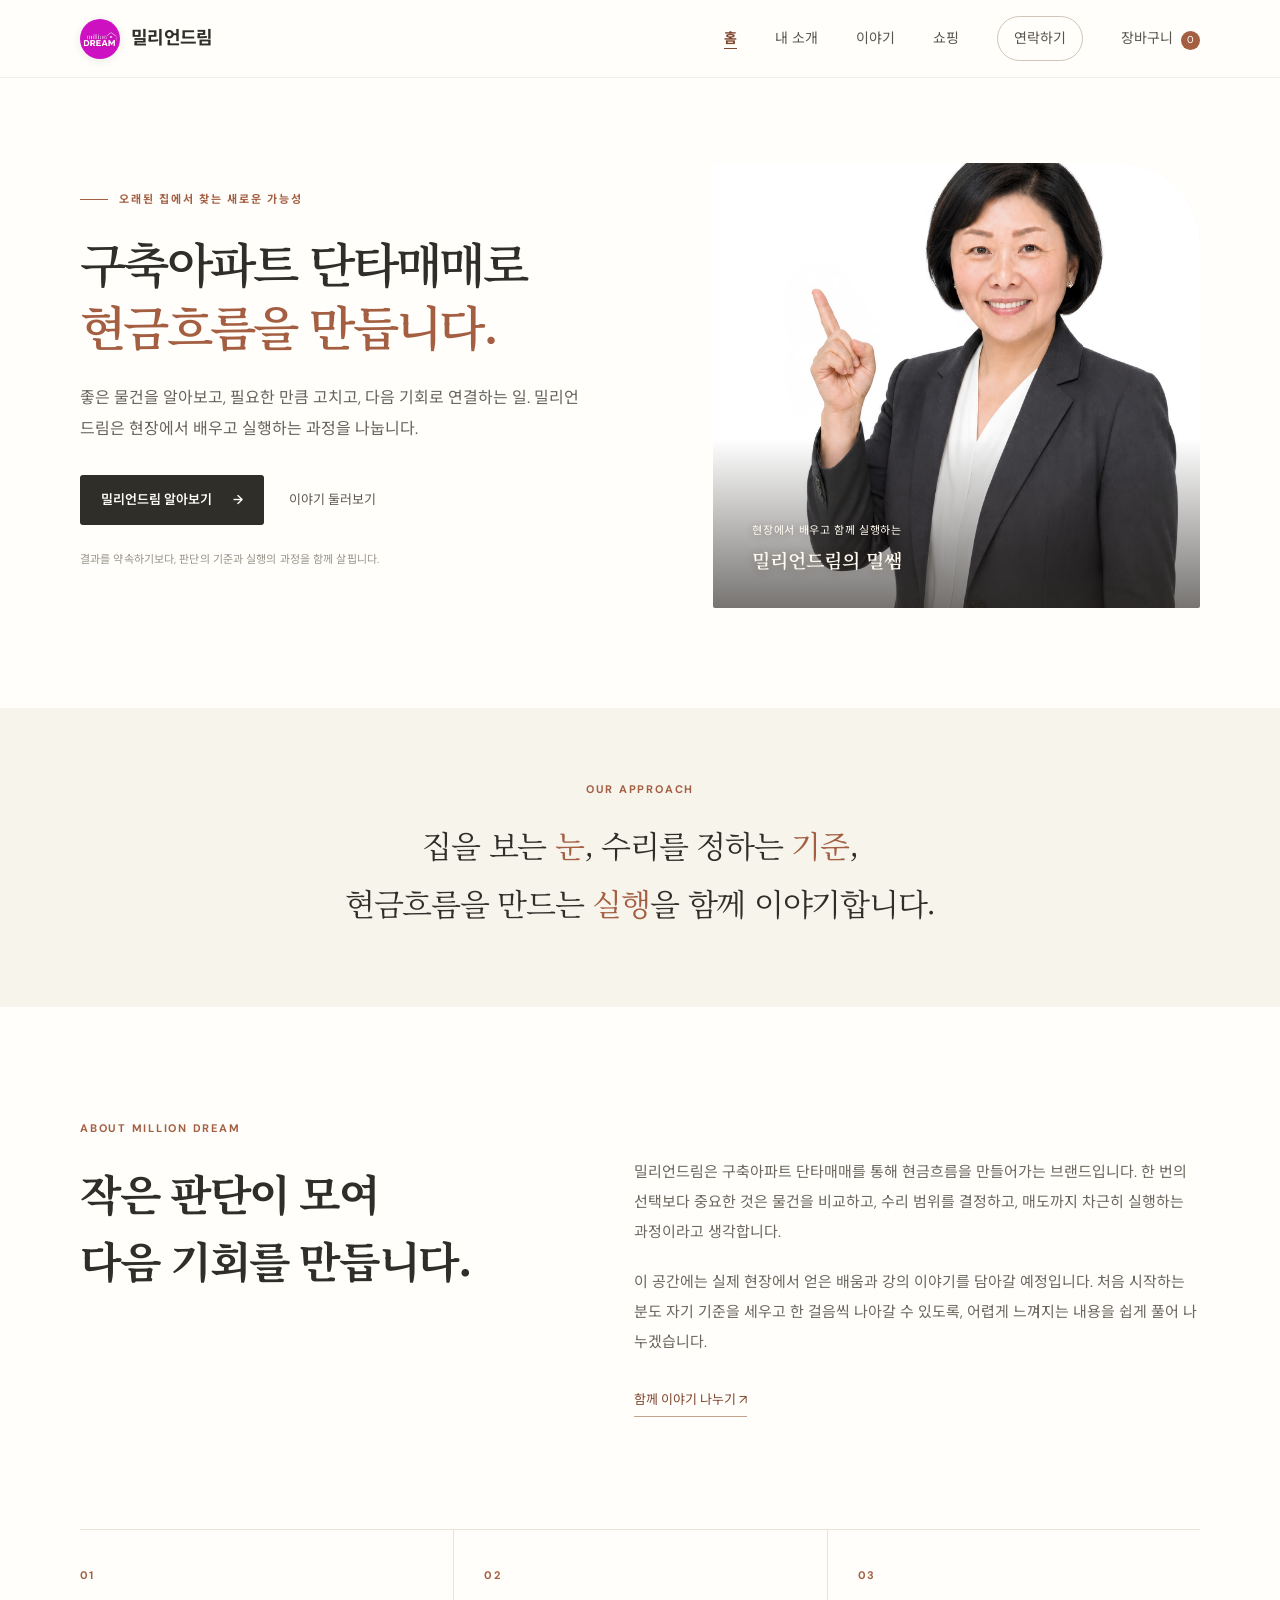
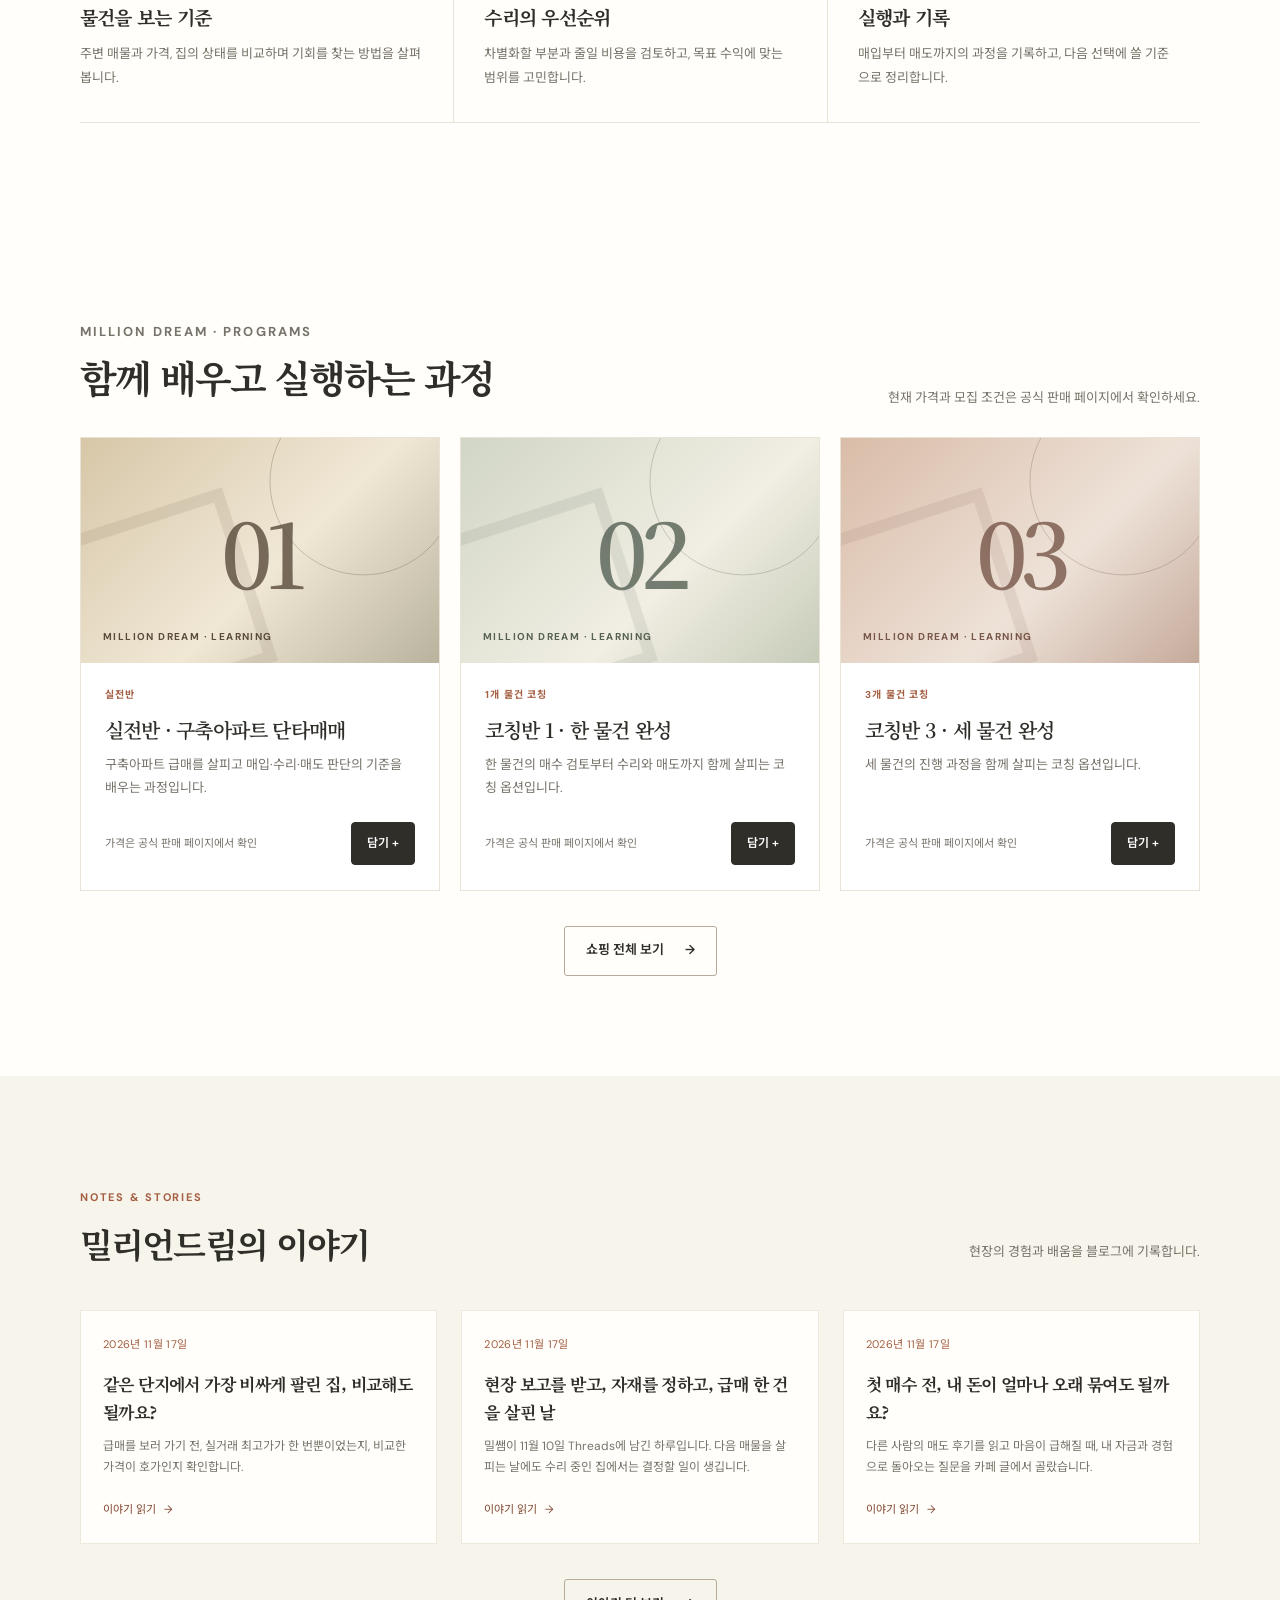
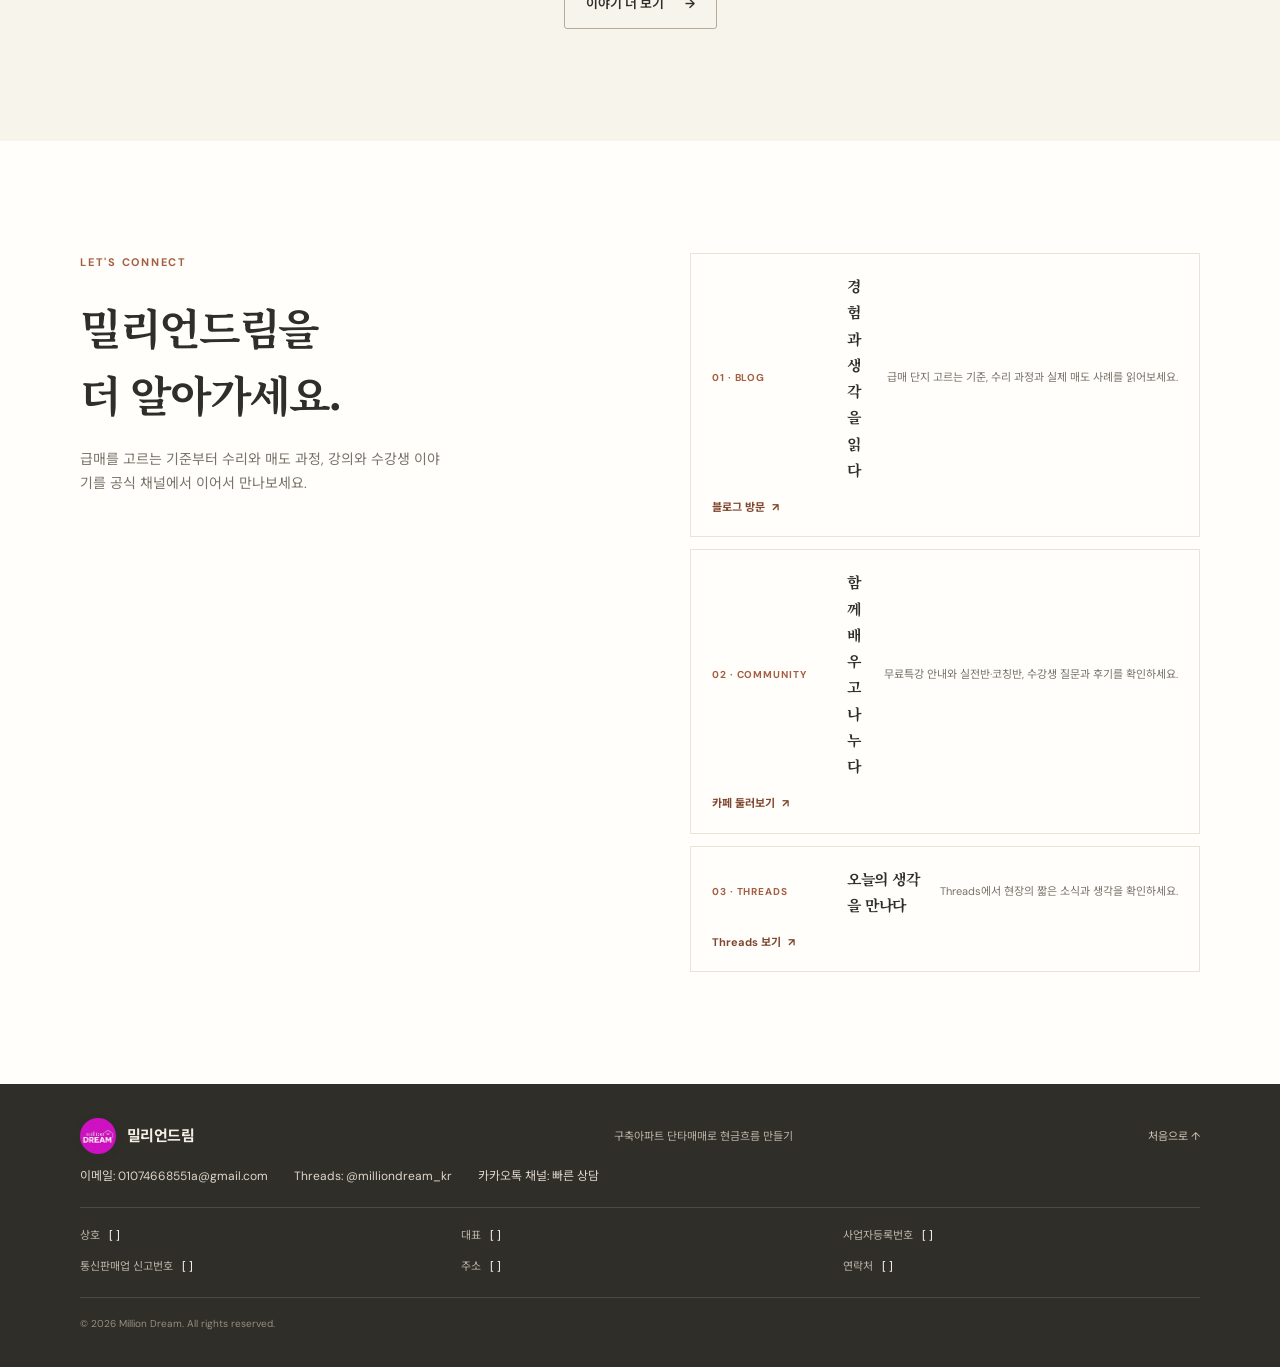
<file: index.html>
<!doctype html>
<html lang="ko">
<head>
  <meta charset="utf-8">
  <meta name="google-site-verification" content="wx0DyU8hNhCQ1YkHGSqaNByI2j18Ryf8jRu1ZCoJjWM">
  <meta name="viewport" content="width=device-width, initial-scale=1">
  <meta name="theme-color" content="#f7f4ec">
  <meta name="description" content="밀리언드림은 구축아파트 단타매매로 현금흐름을 만드는 과정을 나눕니다. 급매 판단, 수리 계획, 매도 경험과 강의 이야기를 확인하세요.">
  <title>밀리언드림 | 구축아파트에서 현금흐름의 길을 찾다</title>
  <link rel="canonical" href="https://milliondream.vercel.app/">
  <script type="application/ld+json">
  {
    "@context": "https://schema.org",
    "@graph": [
      {
        "@type": "Brand",
        "@id": "https://milliondream.vercel.app/#brand",
        "name": "밀리언드림",
        "url": "https://milliondream.vercel.app/",
        "description": "구축아파트 단타매매로 현금흐름을 만들어가는 과정과 현장 경험을 나누는 브랜드",
        "logo": "https://milliondream.vercel.app/assets/logo.jpg",
        "sameAs": [
          "https://blog.naver.com/woril",
          "https://cafe.naver.com/1milliondream",
          "https://www.threads.com/@milliondream_kr",
          "https://pf.kakao.com/_hgxfrX"
        ]
      },
      {
        "@type": "WebSite",
        "@id": "https://milliondream.vercel.app/#website",
        "name": "밀리언드림",
        "url": "https://milliondream.vercel.app/",
        "inLanguage": "ko-KR",
        "about": { "@id": "https://milliondream.vercel.app/#brand" }
      }
    ]
  }
  </script>
  <link rel="stylesheet" href="styles.css">
  <script src="script.js" defer></script>
  <link rel="stylesheet" href="shop/shop.css">
</head>
<body>
  <a class="skip-link" href="#main">본문 바로가기</a>
  <header class="site-header">
    <a class="brand" href="index.html#home" aria-label="밀리언드림 홈"><img class="brand-logo" src="assets/logo.jpg" alt=""><span>밀리언드림</span></a>
    <button class="menu-toggle" type="button" aria-expanded="false" aria-controls="site-nav"><span class="menu-icon" aria-hidden="true"></span><span class="sr-only">메뉴 열기</span></button>
    <nav class="site-nav" id="site-nav" aria-label="주요 메뉴">
      <a href="index.html#home" aria-current="page">홈</a>
      <a href="about.html">내 소개</a>
      <a href="story/">이야기</a>
      <a href="shop/">쇼핑</a>
      <a class="nav-contact" href="contact.html">연락하기</a>
      <a href="shop/cart.html" data-shop-cart>장바구니 <span data-shop-cart-count>0</span></a>
    </nav>
  </header>

  <main id="main">
    <section class="hero section-wrap" id="home" aria-labelledby="hero-title">
      <div class="hero-copy">
        <p class="eyebrow"><span class="eyebrow-line"></span> 오래된 집에서 찾는 새로운 가능성</p>
        <h1 id="hero-title">구축아파트 단타매매로<br><em>현금흐름을 만듭니다.</em></h1>
        <p class="hero-lead">좋은 물건을 알아보고, 필요한 만큼 고치고, 다음 기회로 연결하는 일. 밀리언드림은 현장에서 배우고 실행하는 과정을 나눕니다.</p>
        <div class="hero-actions">
          <a class="button button-dark" href="about.html">밀리언드림 알아보기 <span aria-hidden="true">→</span></a>
          <a class="text-link" href="#stories">이야기 둘러보기</a>
        </div>
        <p class="hero-note">결과를 약속하기보다, 판단의 기준과 실행의 과정을 함께 살핍니다.</p>
      </div>
      <div class="hero-art hero-art-photo">
        <img src="assets/instructor.jpg" alt="밀리언드림 강사 밀쌤">
        <div class="photo-caption"><span>현장에서 배우고 함께 실행하는</span><strong>밀리언드림의 밀쌤</strong></div>
      </div>
    </section>

    <section class="intro-band" aria-label="브랜드 소개">
      <div class="section-wrap intro-inner">
        <p class="eyebrow">OUR APPROACH</p>
        <p class="intro-statement">집을 보는 <span>눈</span>, 수리를 정하는 <span>기준</span>,<br class="desktop-break"> 현금흐름을 만드는 <span>실행</span>을 함께 이야기합니다.</p>
      </div>
    </section>

    <section class="about section-wrap section-pad" id="about" aria-labelledby="about-title">
      <div class="section-heading">
        <p class="eyebrow">ABOUT MILLION DREAM</p>
        <h2 id="about-title">작은 판단이 모여<br>다음 기회를 만듭니다.</h2>
      </div>
      <div class="about-content">
        <p>밀리언드림은 구축아파트 단타매매를 통해 현금흐름을 만들어가는 브랜드입니다. 한 번의 선택보다 중요한 것은 물건을 비교하고, 수리 범위를 결정하고, 매도까지 차근히 실행하는 과정이라고 생각합니다.</p>
        <p>이 공간에는 실제 현장에서 얻은 배움과 강의 이야기를 담아갈 예정입니다. 처음 시작하는 분도 자기 기준을 세우고 한 걸음씩 나아갈 수 있도록, 어렵게 느껴지는 내용을 쉽게 풀어 나누겠습니다.</p>
        <a class="text-link underlined" href="contact.html">함께 이야기 나누기 <span aria-hidden="true">↗</span></a>
      </div>
    </section>

    <section class="pillars section-wrap" aria-label="밀리언드림이 나누는 세 가지 이야기">
      <article class="pillar-card"><span class="pillar-number">01</span><h3>물건을 보는 기준</h3><p>주변 매물과 가격, 집의 상태를 비교하며 기회를 찾는 방법을 살펴봅니다.</p></article>
      <article class="pillar-card"><span class="pillar-number">02</span><h3>수리의 우선순위</h3><p>차별화할 부분과 줄일 비용을 검토하고, 목표 수익에 맞는 범위를 고민합니다.</p></article>
      <article class="pillar-card"><span class="pillar-number">03</span><h3>실행과 기록</h3><p>매입부터 매도까지의 과정을 기록하고, 다음 선택에 쓸 기준으로 정리합니다.</p></article>
    </section>

    <section class="shop-featured" aria-labelledby="featured-title">
      <div class="section-wrap">
        <div class="sk-section-head"><div><p class="eyebrow">MILLION DREAM · PROGRAMS</p><h2 id="featured-title">함께 배우고 실행하는 과정</h2></div><p>현재 가격과 모집 조건은 공식 판매 페이지에서 확인하세요.</p></div>
        <div data-shop-featured="3" aria-live="polite"><p class="sk-empty">상품을 불러오는 중입니다.</p></div>
        <div class="stories-more"><a class="button button-outline" href="shop/">쇼핑 전체 보기 <span aria-hidden="true">→</span></a></div>
      </div>
    </section>

    <section class="stories section-pad" id="stories" aria-labelledby="stories-title">
      <div class="section-wrap">
        <div class="stories-heading">
          <div><p class="eyebrow">NOTES & STORIES</p><h2 id="stories-title">밀리언드림의 이야기</h2></div>
          <p>현장의 경험과 배움을 블로그에 기록합니다.</p>
        </div>
        <div class="story-grid" id="latest-stories" aria-live="polite"><p class="story-loading">최신 이야기를 불러오는 중입니다.</p></div>
        <div class="stories-more"><a class="button button-outline" href="story/">이야기 더 보기 <span aria-hidden="true">→</span></a></div>
      </div>
    </section>

    <section class="contact section-wrap section-pad" id="contact" aria-labelledby="contact-title">
      <div class="contact-intro"><p class="eyebrow">LET'S CONNECT</p><h2 id="contact-title">밀리언드림을<br>더 알아가세요.</h2><p>급매를 고르는 기준부터 수리와 매도 과정, 강의와 수강생 이야기를 공식 채널에서 이어서 만나보세요.</p></div>
      <div class="community-links">
        <a class="community-card" href="https://blog.naver.com/woril" target="_blank" rel="noopener noreferrer"><span class="community-number">01 · BLOG</span><strong>경험과 생각을 읽다</strong><span>급매 단지 고르는 기준, 수리 과정과 실제 매도 사례를 읽어보세요.</span><b>블로그 방문 <i aria-hidden="true">↗</i></b></a>
        <a class="community-card" href="https://cafe.naver.com/1milliondream" target="_blank" rel="noopener noreferrer"><span class="community-number">02 · COMMUNITY</span><strong>함께 배우고 나누다</strong><span>무료특강 안내와 실전반·코칭반, 수강생 질문과 후기를 확인하세요.</span><b>카페 둘러보기 <i aria-hidden="true">↗</i></b></a>
        <a class="community-card" href="https://www.threads.com/@milliondream_kr" target="_blank" rel="noopener noreferrer"><span class="community-number">03 · THREADS</span><strong>오늘의 생각을 만나다</strong><span>Threads에서 현장의 짧은 소식과 생각을 확인하세요.</span><b>Threads 보기 <i aria-hidden="true">↗</i></b></a>
      </div>
    </section>
  </main>

  <footer class="site-footer">
    <div class="section-wrap footer-inner">
      <a class="brand footer-brand" href="index.html#home"><img class="brand-logo" src="assets/logo.jpg" alt=""><span>밀리언드림</span></a>
      <p>구축아파트 단타매매로 현금흐름 만들기</p>
      <a class="back-top" href="#main">처음으로 ↑</a>
      <div class="footer-links">
        <a href="mailto:01074668551a@gmail.com">이메일: 01074668551a@gmail.com</a>
        <a href="https://www.threads.com/@milliondream_kr?invite=0" target="_blank" rel="noopener noreferrer">Threads: @milliondream_kr</a>
        <a href="https://pf.kakao.com/_hgxfrX" target="_blank" rel="noopener noreferrer">카카오톡 채널: 빠른 상담</a>
      </div>
      <div class="footer-business" aria-label="사업자 정보">
        <div><span>상호</span><strong>[ ]</strong></div>
        <div><span>대표</span><strong>[ ]</strong></div>
        <div><span>사업자등록번호</span><strong>[ ]</strong></div>
        <div><span>통신판매업 신고번호</span><strong>[ ]</strong></div>
        <div><span>주소</span><strong>[ ]</strong></div>
        <div><span>연락처</span><strong>[ ]</strong></div>
      </div>
      <small>© <span id="year">2026</span> Million Dream. All rights reserved.</small>
    </div>
  </footer>
  <script src="shop/shop.js" defer></script>
</body>
</html>
</file>
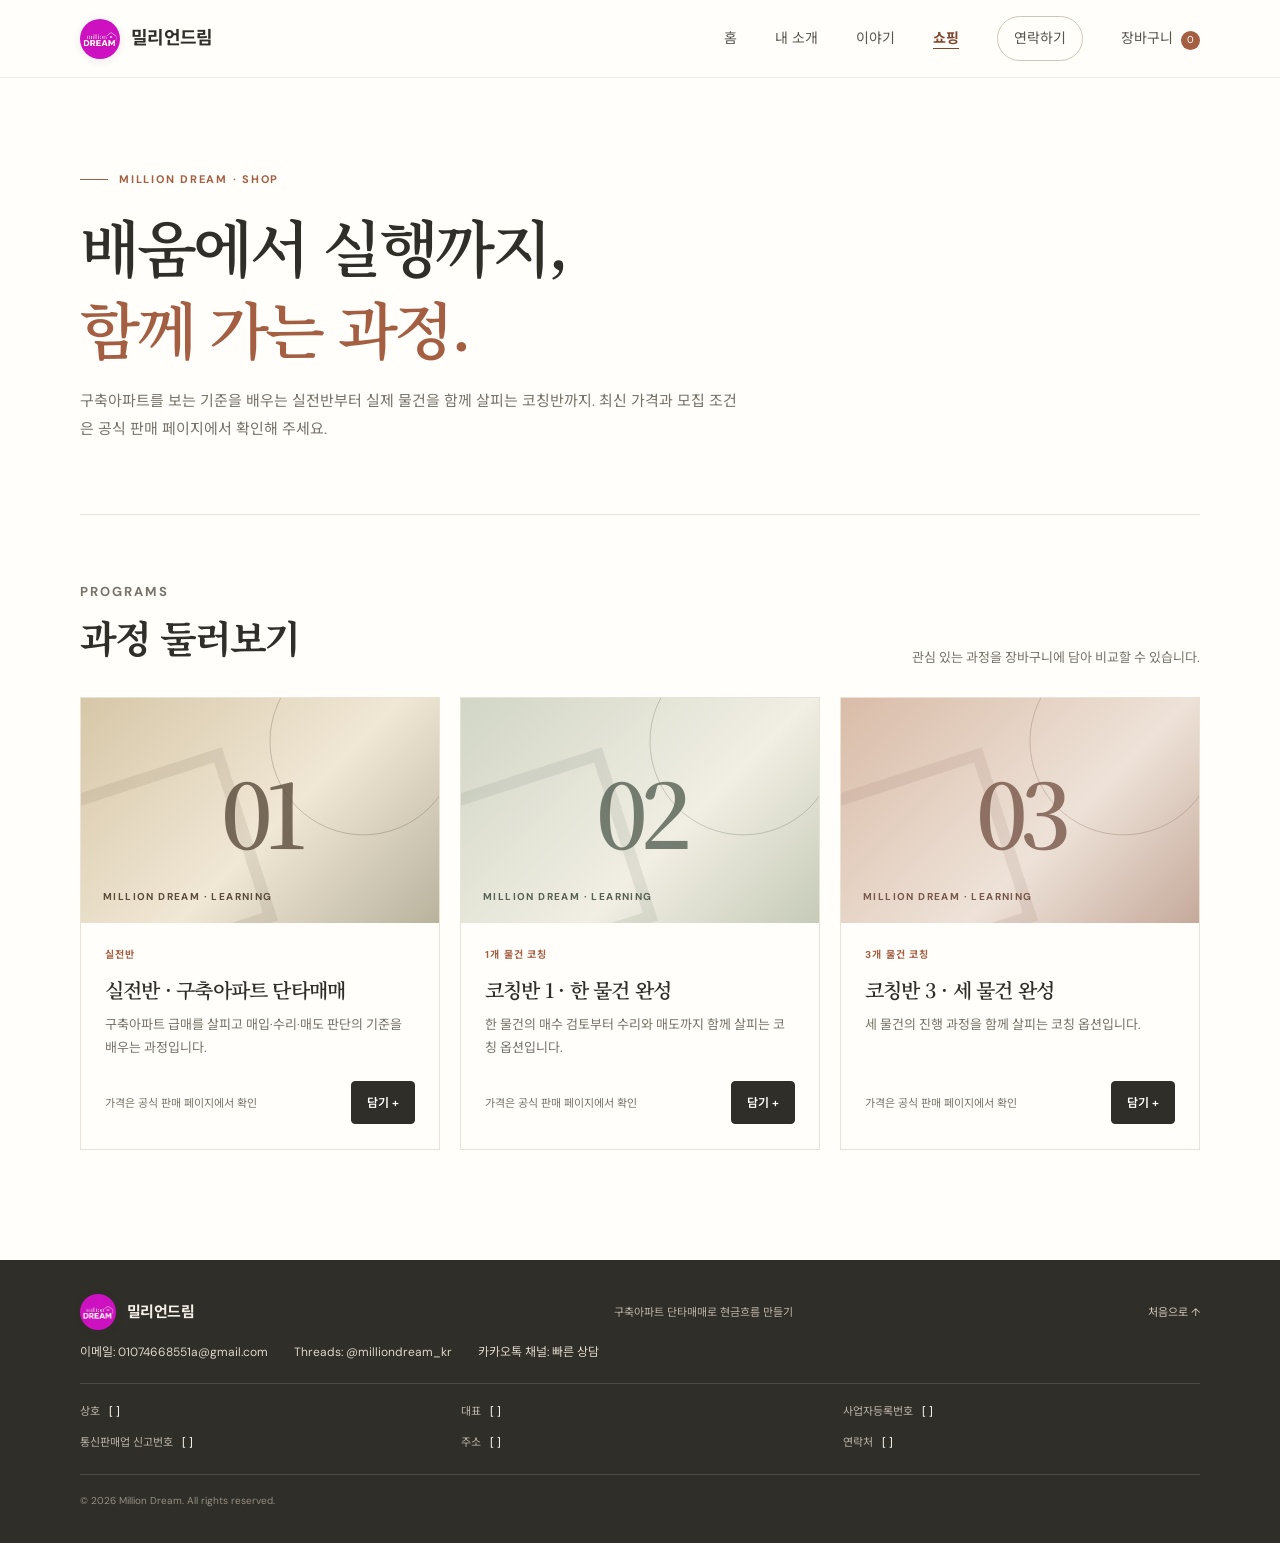
<file: shop/index.html>
<!doctype html>
<html lang="ko">
<head>
  <meta charset="utf-8">
  <meta name="viewport" content="width=device-width, initial-scale=1">
  <meta name="theme-color" content="#f7f4ec">
  <meta name="description" content="밀리언드림의 실전반과 코칭반을 살펴보세요.">
  <title>쇼핑 | 밀리언드림</title>
  <link rel="stylesheet" href="../styles.css">
  <link rel="stylesheet" href="shop.css">
</head>
<body>
  <a class="skip-link" href="#main">본문 바로가기</a>
  <header class="site-header">
    <a class="brand" href="../index.html#home" aria-label="밀리언드림 홈"><img class="brand-logo" src="../assets/logo.jpg" alt=""><span>밀리언드림</span></a>
    <button class="menu-toggle" type="button" aria-expanded="false" aria-controls="site-nav"><span class="menu-icon" aria-hidden="true"></span><span class="sr-only">메뉴 열기</span></button>
    <nav class="site-nav" id="site-nav" aria-label="주요 메뉴">
      <a href="../index.html#home">홈</a>
      <a href="../about.html">내 소개</a>
      <a href="../story/">이야기</a>
      <a href="../shop/" aria-current="page">쇼핑</a>
      <a class="nav-contact" href="../contact.html">연락하기</a>
      <a href="../shop/cart.html" data-shop-cart>장바구니 <span data-shop-cart-count>0</span></a>
    </nav>
  </header>
  <main id="main" class="shop-main">
    <section class="sk-hero sk-wrap">
      <p class="eyebrow"><span class="eyebrow-line"></span> MILLION DREAM · SHOP</p>
      <h1>배움에서 실행까지,<br><em>함께 가는 과정.</em></h1>
      <p>구축아파트를 보는 기준을 배우는 실전반부터 실제 물건을 함께 살피는 코칭반까지. 최신 가격과 모집 조건은 공식 판매 페이지에서 확인해 주세요.</p>
    </section>
    <section class="sk-section sk-wrap" aria-labelledby="catalog-title">
      <div class="sk-section-head"><div><p class="eyebrow">PROGRAMS</p><h2 id="catalog-title">과정 둘러보기</h2></div><p>관심 있는 과정을 장바구니에 담아 비교할 수 있습니다.</p></div>
      <div data-shop-catalog aria-live="polite"><p class="sk-empty">상품을 불러오는 중입니다.</p></div>
    </section>
  </main>
  <footer class="site-footer">
    <div class="section-wrap footer-inner">
      <a class="brand footer-brand" href="../index.html#home"><img class="brand-logo" src="../assets/logo.jpg" alt=""><span>밀리언드림</span></a>
      <p>구축아파트 단타매매로 현금흐름 만들기</p>
      <a class="back-top" href="#main">처음으로 ↑</a>
      <div class="footer-links">
        <a href="mailto:01074668551a@gmail.com">이메일: 01074668551a@gmail.com</a>
        <a href="https://www.threads.com/@milliondream_kr?invite=0" target="_blank" rel="noopener noreferrer">Threads: @milliondream_kr</a>
        <a href="https://pf.kakao.com/_hgxfrX" target="_blank" rel="noopener noreferrer">카카오톡 채널: 빠른 상담</a>
      </div>
      <div class="footer-business" aria-label="사업자 정보">
        <div><span>상호</span><strong>[ ]</strong></div>
        <div><span>대표</span><strong>[ ]</strong></div>
        <div><span>사업자등록번호</span><strong>[ ]</strong></div>
        <div><span>통신판매업 신고번호</span><strong>[ ]</strong></div>
        <div><span>주소</span><strong>[ ]</strong></div>
        <div><span>연락처</span><strong>[ ]</strong></div>
      </div>
      <small>© <span id="year">2026</span> Million Dream. All rights reserved.</small>
    </div>
  </footer>
  <script src="shop.js" defer></script>
  <script src="../script.js" defer></script>
</body>
</html>
</file>
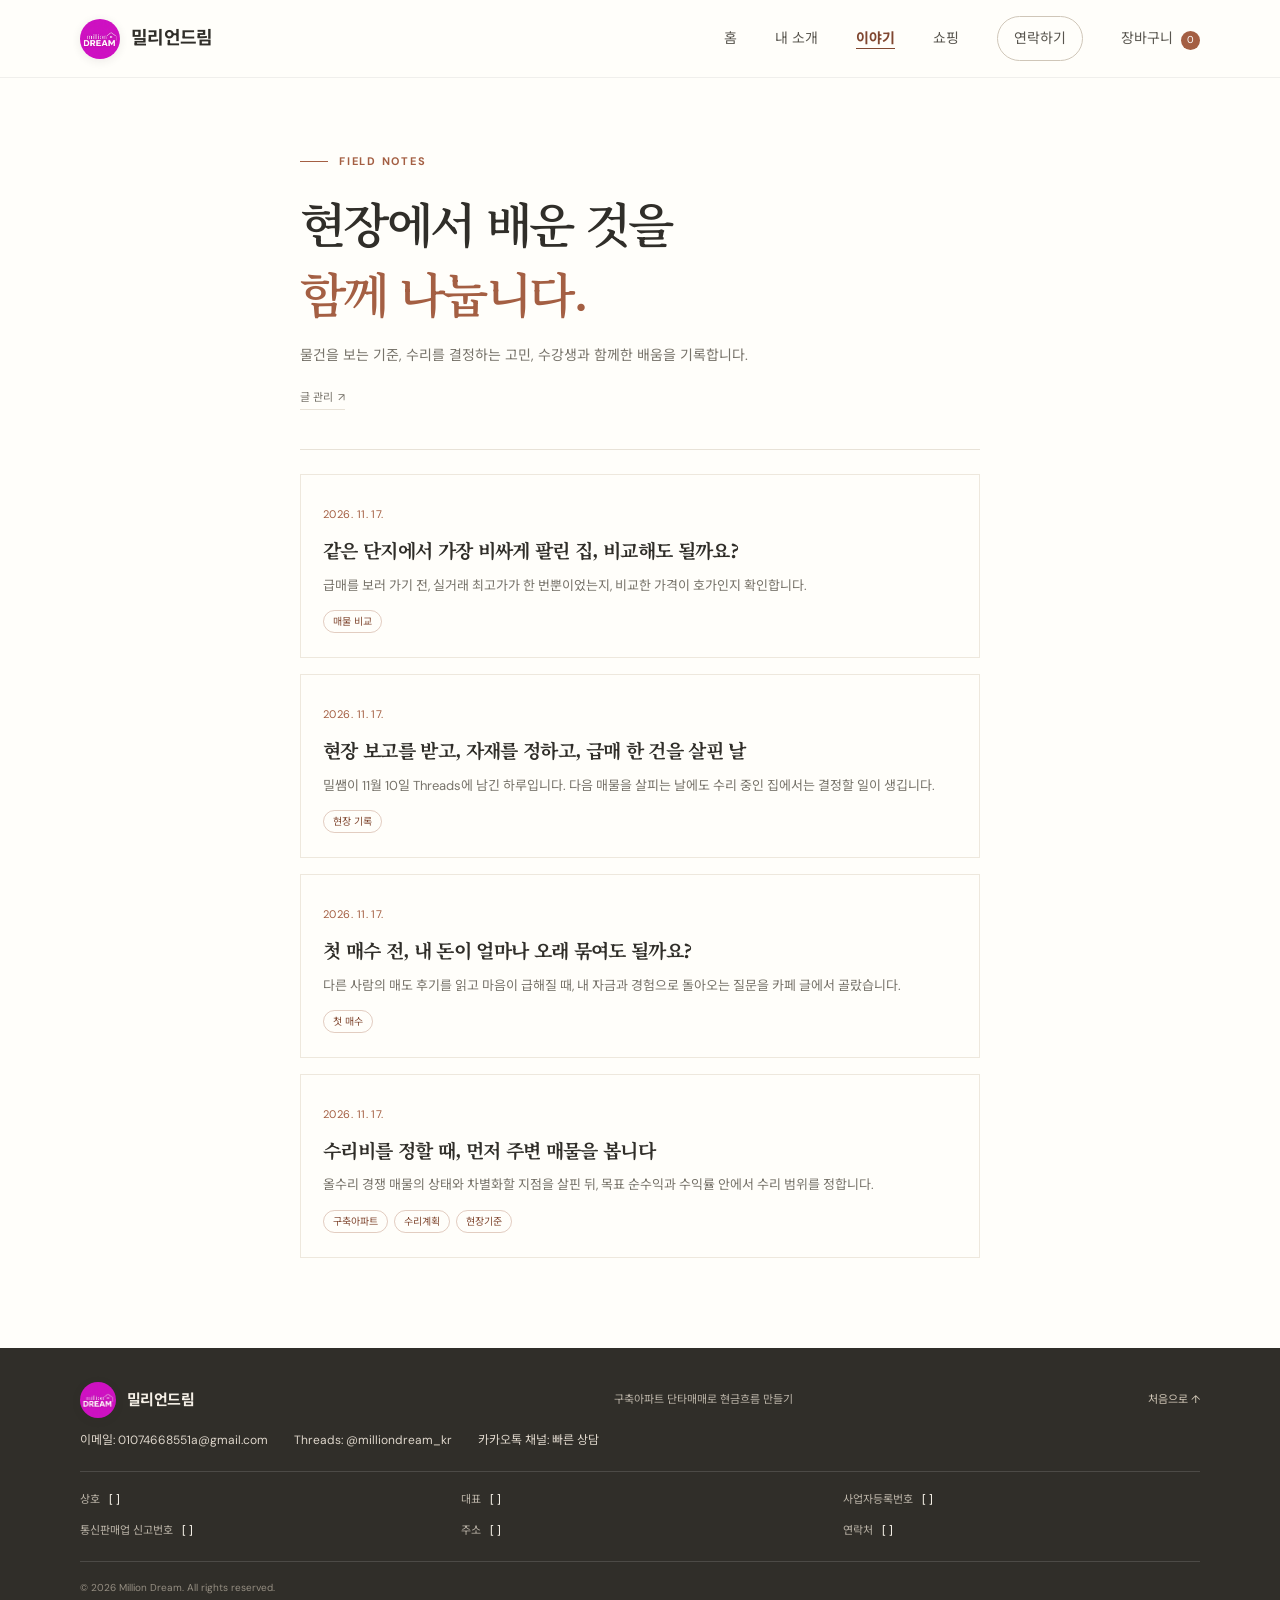
<file: story/index.html>
<!doctype html>
<html lang="ko">
<head>
  <meta charset="utf-8">
  <meta name="google-site-verification" content="wx0DyU8hNhCQ1YkHGSqaNByI2j18Ryf8jRu1ZCoJjWM">
  <meta name="viewport" content="width=device-width, initial-scale=1">
  <meta name="theme-color" content="#f7f4ec">
  <meta name="description" content="밀리언드림의 구축아파트 투자 이야기. 급매 가격 비교, 첫 매수 전 자금 점검, 수리비 결정과 현장 경험을 기록합니다.">
  <title>구축아파트 투자 이야기 | 밀리언드림</title>
  <link rel="canonical" href="https://milliondream.vercel.app/story/">
  <link rel="stylesheet" href="../styles.css">
  <link rel="stylesheet" href="../story.css">
  <script src="../script.js" defer></script>
  <link rel="stylesheet" href="../shop/shop.css">
</head>
<body class="story-page">
  <a class="skip-link" href="#main">본문 바로가기</a>
  <header class="site-header">
    <a class="brand" href="../index.html#home" aria-label="밀리언드림 홈"><img class="brand-logo" src="../assets/logo.jpg" alt=""><span>밀리언드림</span></a>
    <button class="menu-toggle" type="button" aria-expanded="false" aria-controls="site-nav"><span class="menu-icon" aria-hidden="true"></span><span class="sr-only">메뉴 열기</span></button>
    <nav class="site-nav" id="site-nav" aria-label="주요 메뉴">
      <a href="../index.html#home">홈</a>
      <a href="../about.html">내 소개</a>
      <a href="../story/" aria-current="page">이야기</a>
      <a href="../shop/">쇼핑</a>
      <a class="nav-contact" href="../contact.html">연락하기</a>
      <a href="../shop/cart.html" data-shop-cart>장바구니 <span data-shop-cart-count>0</span></a>
    </nav>
  </header>
  <main id="main" class="story-wrap">
    <section class="story-list-hero" aria-labelledby="story-title">
      <p class="eyebrow"><span class="eyebrow-line"></span> FIELD NOTES</p>
      <h1 id="story-title">현장에서 배운 것을<br><em>함께 나눕니다.</em></h1>
      <p>물건을 보는 기준, 수리를 결정하는 고민, 수강생과 함께한 배움을 기록합니다.</p>
      <a class="story-admin-link" href="admin.html">글 관리 <span aria-hidden="true">↗</span></a>
    </section>
    <ul class="story-list" id="list" aria-live="polite"></ul>
  </main>
  <footer class="site-footer">
    <div class="section-wrap footer-inner">
      <a class="brand footer-brand" href="../index.html#home"><img class="brand-logo" src="../assets/logo.jpg" alt=""><span>밀리언드림</span></a>
      <p>구축아파트 단타매매로 현금흐름 만들기</p>
      <a class="back-top" href="#main">처음으로 ↑</a>
      <div class="footer-links">
        <a href="mailto:01074668551a@gmail.com">이메일: 01074668551a@gmail.com</a>
        <a href="https://www.threads.com/@milliondream_kr?invite=0" target="_blank" rel="noopener noreferrer">Threads: @milliondream_kr</a>
        <a href="https://pf.kakao.com/_hgxfrX" target="_blank" rel="noopener noreferrer">카카오톡 채널: 빠른 상담</a>
      </div>
      <div class="footer-business" aria-label="사업자 정보">
        <div><span>상호</span><strong>[ ]</strong></div>
        <div><span>대표</span><strong>[ ]</strong></div>
        <div><span>사업자등록번호</span><strong>[ ]</strong></div>
        <div><span>통신판매업 신고번호</span><strong>[ ]</strong></div>
        <div><span>주소</span><strong>[ ]</strong></div>
        <div><span>연락처</span><strong>[ ]</strong></div>
      </div>
      <small>© <span id="year">2026</span> Million Dream. All rights reserved.</small>
    </div>
  </footer>
  <script>
(function(){
  var list = document.getElementById('list');

  function el(tag, cls, text){
    var n = document.createElement(tag);
    if (cls) n.className = cls;
    if (text != null) n.textContent = text;
    return n;
  }

  function fmtDate(s){
    var d = new Date(s + 'T00:00:00');
    if (isNaN(d)) return s || '';
    return d.getFullYear() + '. ' + (d.getMonth()+1) + '. ' + d.getDate() + '.';
  }

  function render(posts){
    if (!Array.isArray(posts) || posts.length === 0){
      var empty = el('div','empty');
      empty.appendChild(el('strong', null, '아직 올라온 글이 없습니다'));
      empty.appendChild(document.createTextNode('첫 번째 이야기를 준비하고 있어요. 곧 만나요.'));
      list.replaceWith(empty);
      return;
    }
    posts = posts.slice().sort(function(a,b){
      return String(b.date||'').localeCompare(String(a.date||''));
    });
    posts.forEach(function(p){
      var li = el('li','card');
      var a = el('a');
      a.href = p.url ? String(p.url) : 'post.html?id=' + encodeURIComponent(p.id || '');
      var t = el('time', null, fmtDate(p.date));
      t.setAttribute('datetime', String(p.date||''));
      a.appendChild(t);
      a.appendChild(el('h2', null, String(p.title || '(제목 없음)')));
      if (p.summary) a.appendChild(el('p','summary', String(p.summary)));
      if (Array.isArray(p.tags) && p.tags.length){
        var tags = el('div','tags');
        p.tags.forEach(function(tg){ tags.appendChild(el('span','tag', String(tg))); });
        a.appendChild(tags);
      }
      li.appendChild(a);
      list.appendChild(li);
    });
  }

  fetch('posts.json', {cache:'no-store'})
    .then(function(r){ if(!r.ok) throw new Error(r.status); return r.json(); })
    .then(render)
    .catch(function(){
      list.replaceWith(el('div','error','글 목록을 불러오지 못했습니다. 잠시 후 새로고침해 주세요.'));
    });
})();
</script>
  <script src="../shop/shop.js" defer></script>
</body>
</html>
</file>
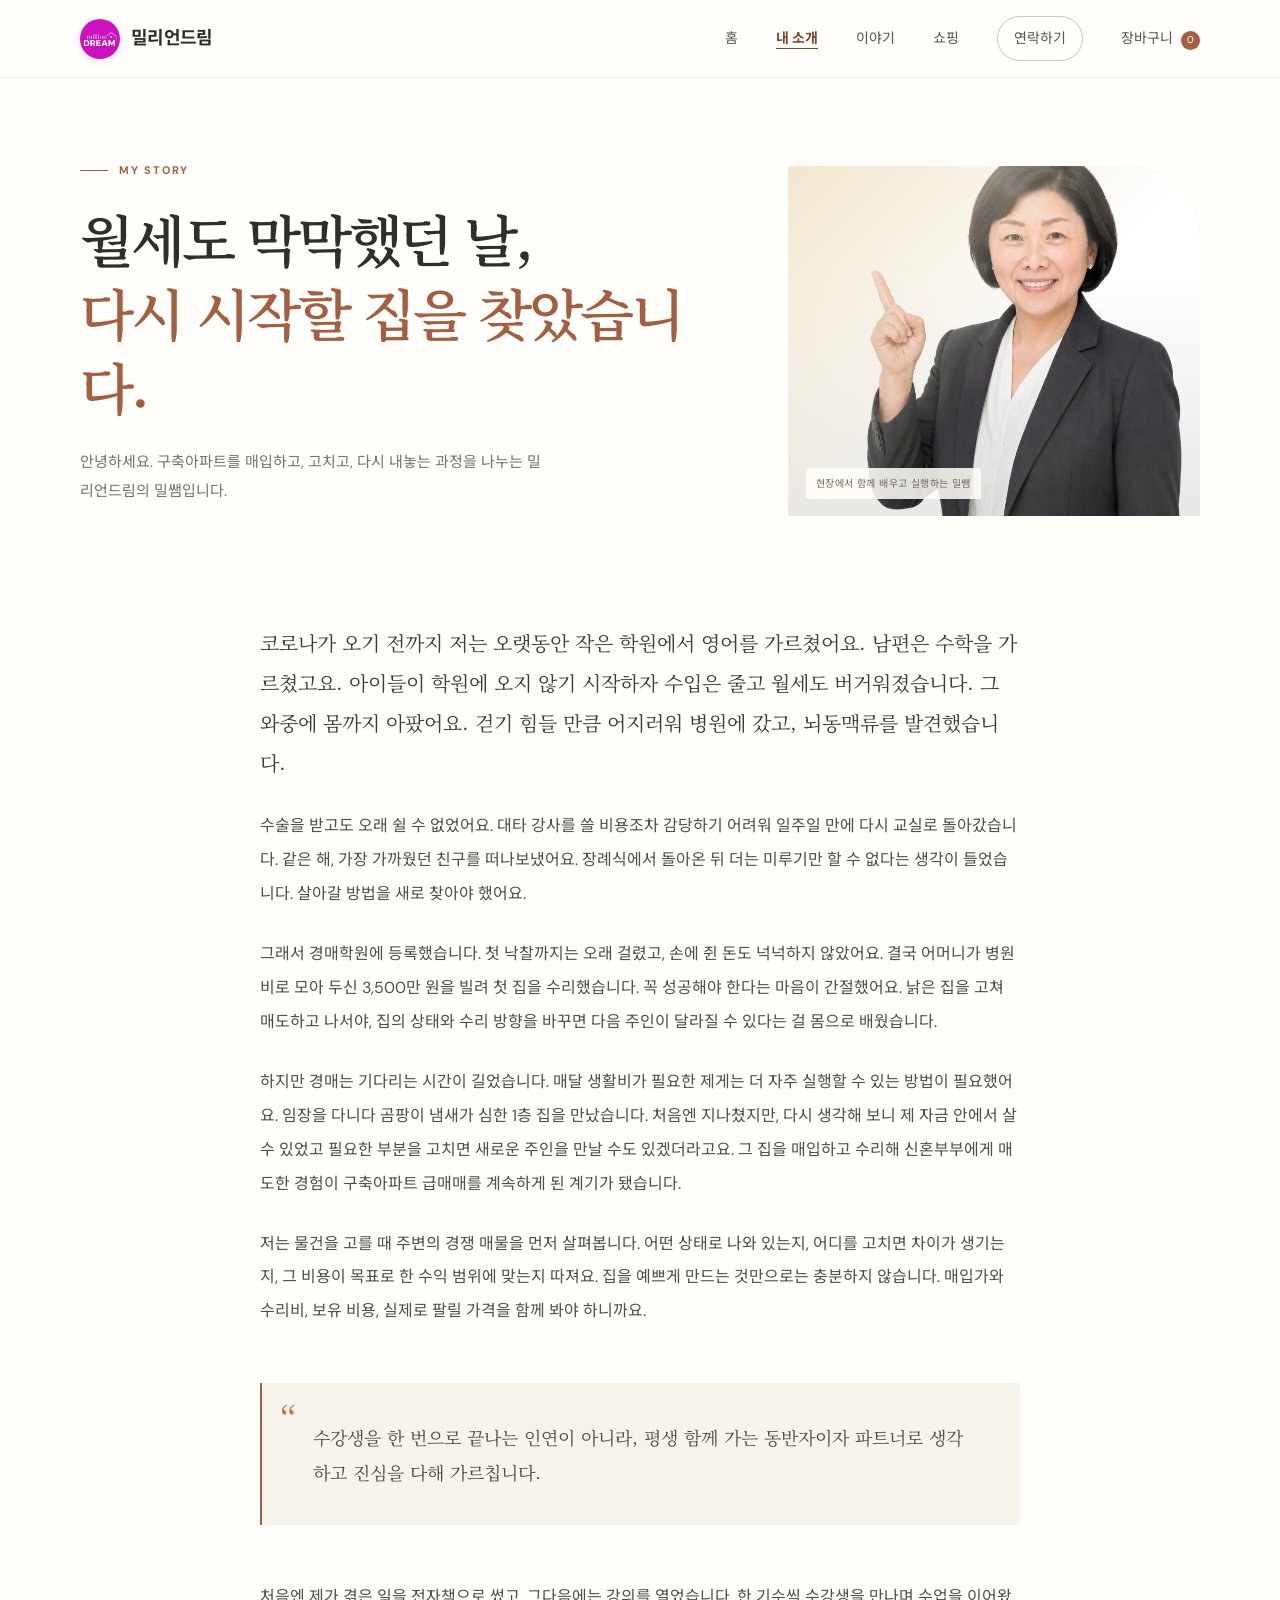
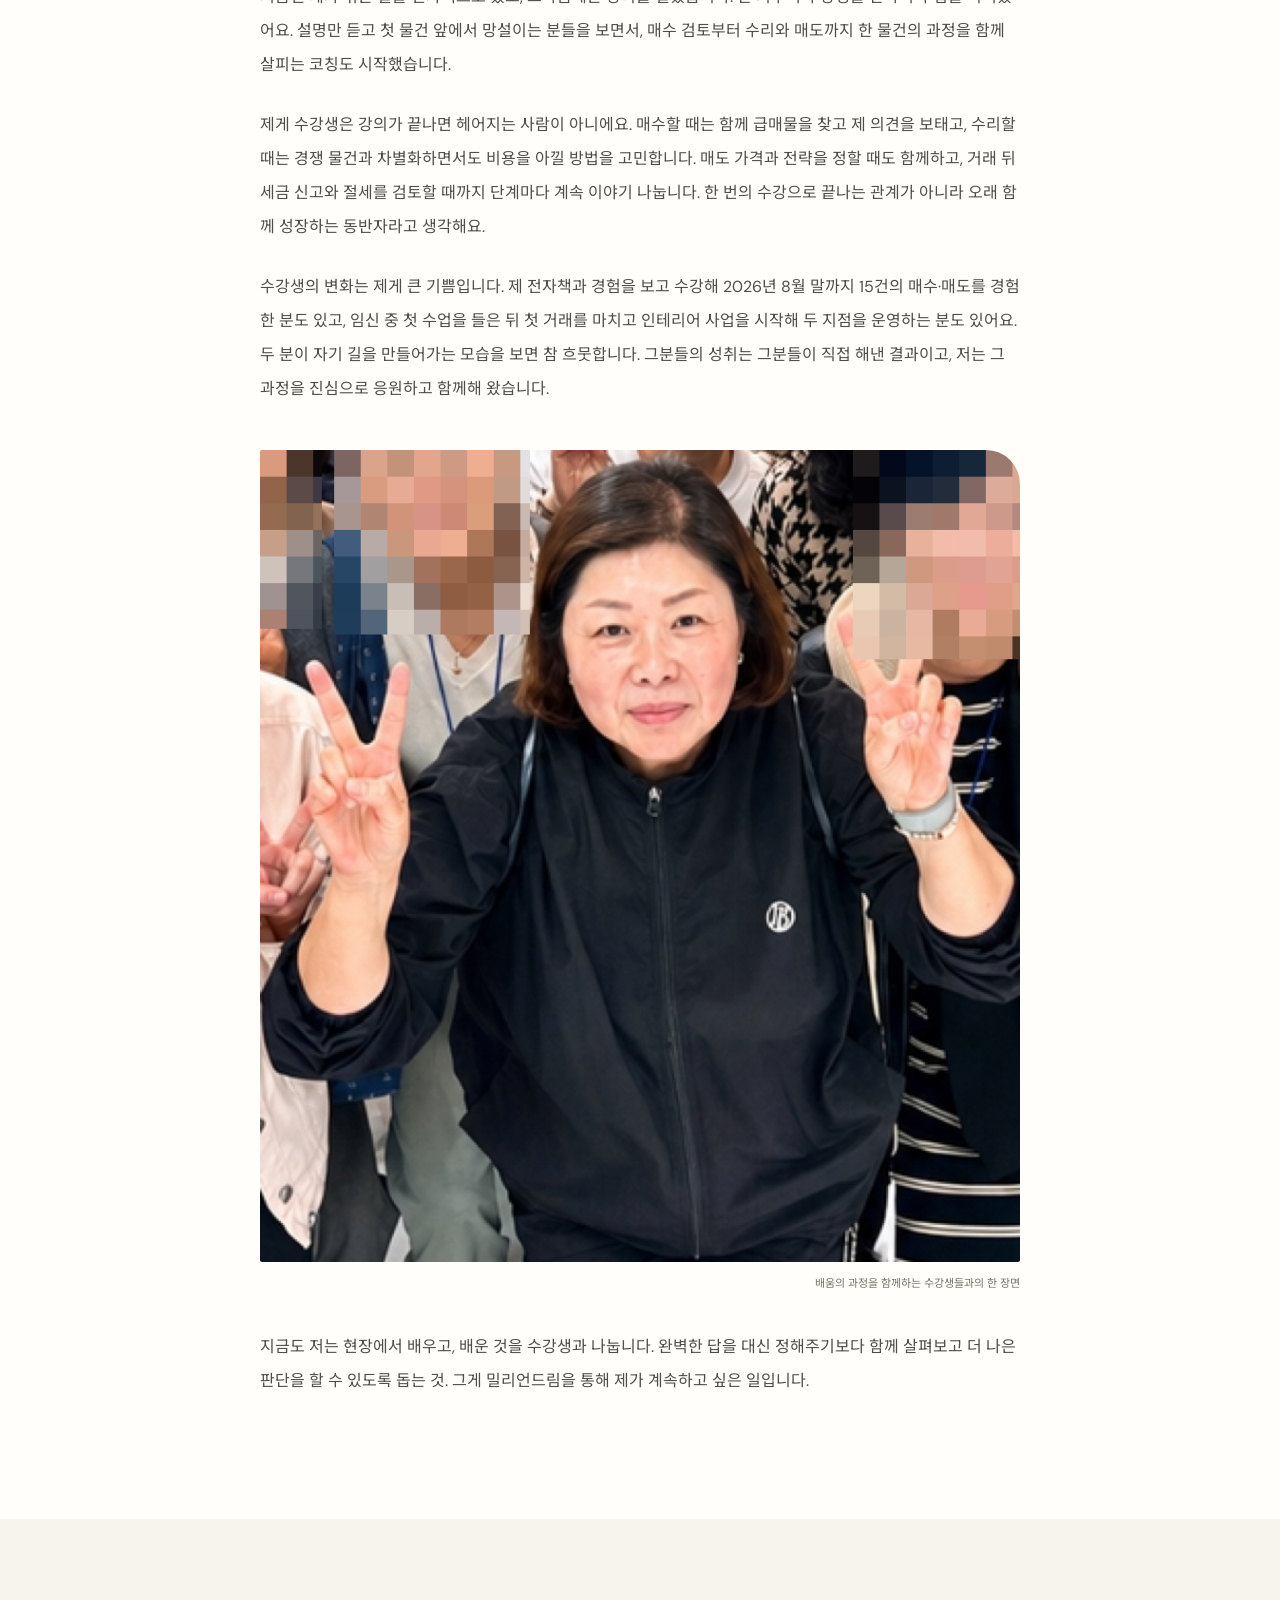
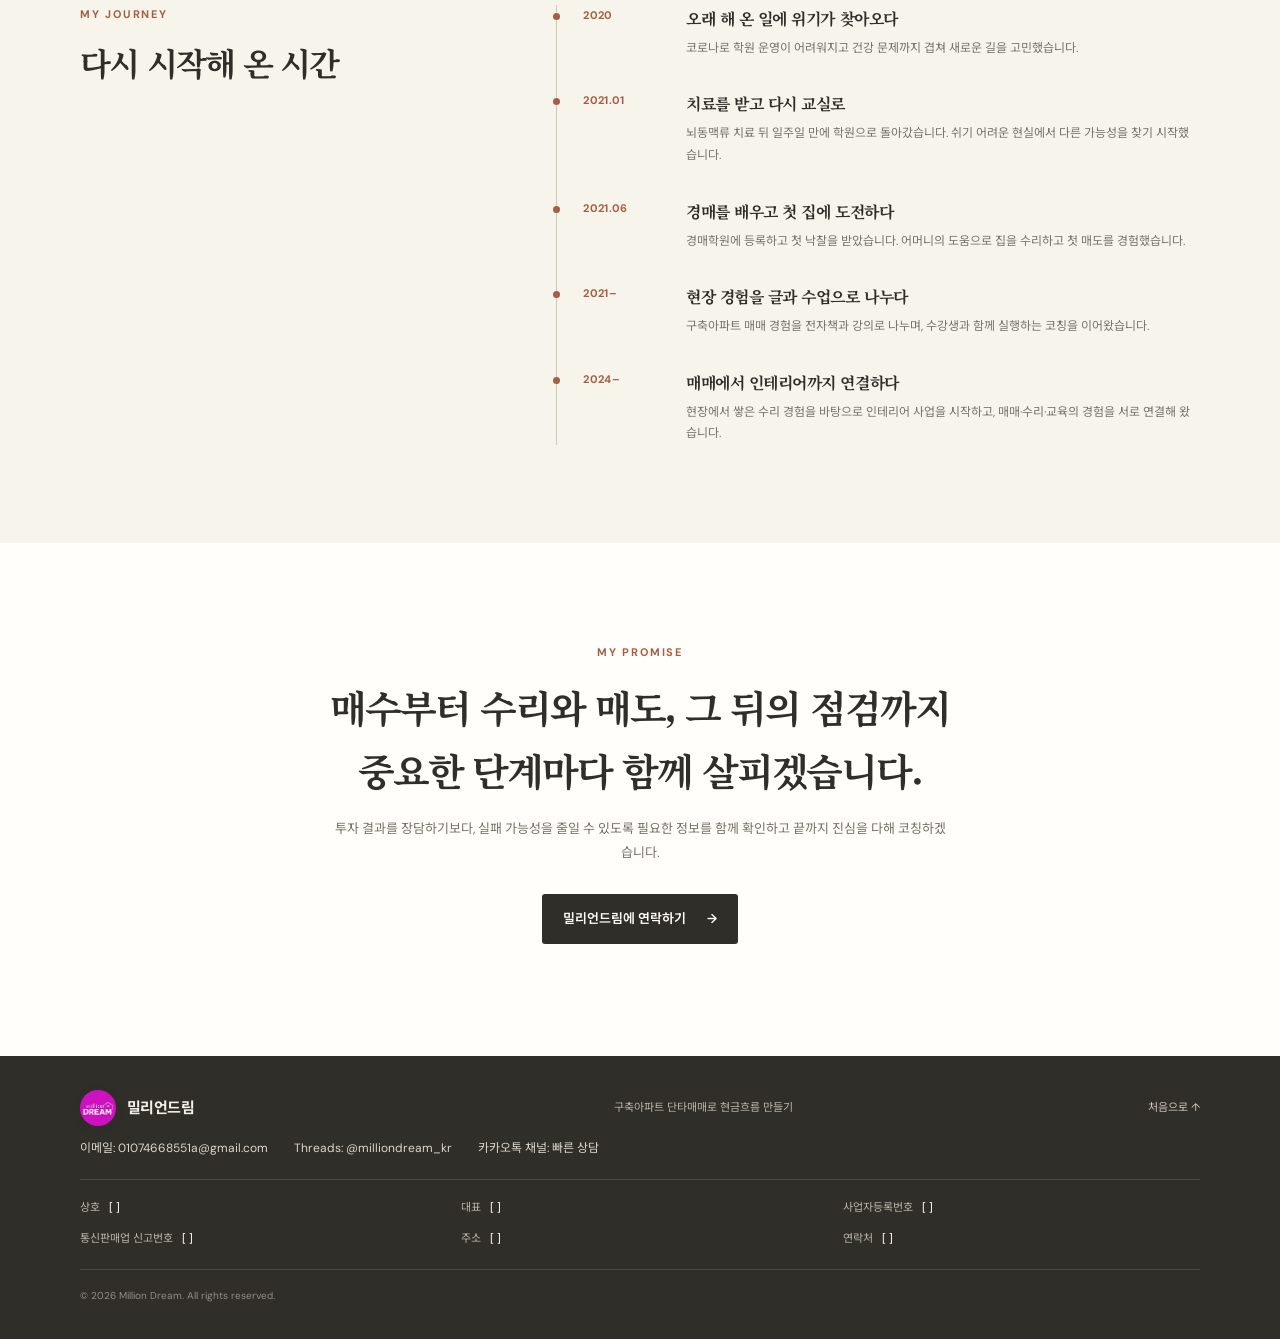
<file: about.html>
<!doctype html>
<html lang="ko">
<head>
  <meta charset="utf-8">
  <meta name="google-site-verification" content="wx0DyU8hNhCQ1YkHGSqaNByI2j18Ryf8jRu1ZCoJjWM">
  <meta name="viewport" content="width=device-width, initial-scale=1">
  <meta name="theme-color" content="#f7f4ec">
  <meta name="description" content="학원 운영의 어려움 속에서 첫 집 매매를 시작한 밀쌤의 이야기. 구축아파트 매입·수리·매도 경험을 수강생과 나누는 이유를 소개합니다.">
  <title>밀쌤 소개와 브랜드 이야기 | 밀리언드림</title>
  <link rel="canonical" href="https://milliondream.vercel.app/about.html">
  <link rel="stylesheet" href="styles.css">
  <script src="script.js" defer></script>
  <link rel="stylesheet" href="shop/shop.css">
</head>
<body class="about-page">
  <a class="skip-link" href="#main">본문 바로가기</a>
  <header class="site-header">
    <a class="brand" href="index.html#home" aria-label="밀리언드림 홈"><img class="brand-logo" src="assets/logo.jpg" alt=""><span>밀리언드림</span></a>
    <button class="menu-toggle" type="button" aria-expanded="false" aria-controls="site-nav"><span class="menu-icon" aria-hidden="true"></span><span class="sr-only">메뉴 열기</span></button>
    <nav class="site-nav" id="site-nav" aria-label="주요 메뉴">
      <a href="index.html#home">홈</a>
      <a href="about.html" aria-current="page">내 소개</a>
      <a href="story/">이야기</a>
      <a href="shop/">쇼핑</a>
      <a class="nav-contact" href="contact.html">연락하기</a>
      <a href="shop/cart.html" data-shop-cart>장바구니 <span data-shop-cart-count>0</span></a>
    </nav>
  </header>

  <main id="main">
    <section class="about-hero section-wrap" aria-labelledby="about-hero-title">
      <div class="about-hero-copy">
        <p class="eyebrow"><span class="eyebrow-line"></span> MY STORY</p>
        <h1 id="about-hero-title">월세도 막막했던 날,<br><em>다시 시작할 집을 찾았습니다.</em></h1>
        <p class="about-hero-lead">안녕하세요. 구축아파트를 매입하고, 고치고, 다시 내놓는 과정을 나누는 밀리언드림의 밀쌤입니다.</p>
      </div>
      <figure class="portrait-slot"><img class="portrait-photo" src="assets/instructor.jpg" alt="밀리언드림 강사 밀쌤"><figcaption class="portrait-label">현장에서 함께 배우고 실행하는 밀쌤</figcaption></figure>
    </section>

    <article class="story-body section-wrap" aria-label="밀쌤의 이야기">
      <p class="story-opening">코로나가 오기 전까지 저는 오랫동안 작은 학원에서 영어를 가르쳤어요. 남편은 수학을 가르쳤고요. 아이들이 학원에 오지 않기 시작하자 수입은 줄고 월세도 버거워졌습니다. 그 와중에 몸까지 아팠어요. 걷기 힘들 만큼 어지러워 병원에 갔고, 뇌동맥류를 발견했습니다.</p>
      <p>수술을 받고도 오래 쉴 수 없었어요. 대타 강사를 쓸 비용조차 감당하기 어려워 일주일 만에 다시 교실로 돌아갔습니다. 같은 해, 가장 가까웠던 친구를 떠나보냈어요. 장례식에서 돌아온 뒤 더는 미루기만 할 수 없다는 생각이 들었습니다. 살아갈 방법을 새로 찾아야 했어요.</p>
      <p>그래서 경매학원에 등록했습니다. 첫 낙찰까지는 오래 걸렸고, 손에 쥔 돈도 넉넉하지 않았어요. 결국 어머니가 병원비로 모아 두신 3,500만 원을 빌려 첫 집을 수리했습니다. 꼭 성공해야 한다는 마음이 간절했어요. 낡은 집을 고쳐 매도하고 나서야, 집의 상태와 수리 방향을 바꾸면 다음 주인이 달라질 수 있다는 걸 몸으로 배웠습니다.</p>
      <p>하지만 경매는 기다리는 시간이 길었습니다. 매달 생활비가 필요한 제게는 더 자주 실행할 수 있는 방법이 필요했어요. 임장을 다니다 곰팡이 냄새가 심한 1층 집을 만났습니다. 처음엔 지나쳤지만, 다시 생각해 보니 제 자금 안에서 살 수 있었고 필요한 부분을 고치면 새로운 주인을 만날 수도 있겠더라고요. 그 집을 매입하고 수리해 신혼부부에게 매도한 경험이 구축아파트 급매매를 계속하게 된 계기가 됐습니다.</p>
      <p>저는 물건을 고를 때 주변의 경쟁 매물을 먼저 살펴봅니다. 어떤 상태로 나와 있는지, 어디를 고치면 차이가 생기는지, 그 비용이 목표로 한 수익 범위에 맞는지 따져요. 집을 예쁘게 만드는 것만으로는 충분하지 않습니다. 매입가와 수리비, 보유 비용, 실제로 팔릴 가격을 함께 봐야 하니까요.</p>

      <blockquote class="about-quote"><span class="quote-mark" aria-hidden="true">“</span><p>수강생을 한 번으로 끝나는 인연이 아니라, 평생 함께 가는 동반자이자 파트너로 생각하고 진심을 다해 가르칩니다.</p></blockquote>

      <p>처음엔 제가 겪은 일을 전자책으로 썼고, 그다음에는 강의를 열었습니다. 한 기수씩 수강생을 만나며 수업을 이어왔어요. 설명만 듣고 첫 물건 앞에서 망설이는 분들을 보면서, 매수 검토부터 수리와 매도까지 한 물건의 과정을 함께 살피는 코칭도 시작했습니다.</p>
      <p>제게 수강생은 강의가 끝나면 헤어지는 사람이 아니에요. 매수할 때는 함께 급매물을 찾고 제 의견을 보태고, 수리할 때는 경쟁 물건과 차별화하면서도 비용을 아낄 방법을 고민합니다. 매도 가격과 전략을 정할 때도 함께하고, 거래 뒤 세금 신고와 절세를 검토할 때까지 단계마다 계속 이야기 나눕니다. 한 번의 수강으로 끝나는 관계가 아니라 오래 함께 성장하는 동반자라고 생각해요.</p>
      <p>수강생의 변화는 제게 큰 기쁨입니다. 제 전자책과 경험을 보고 수강해 2026년 8월 말까지 15건의 매수·매도를 경험한 분도 있고, 임신 중 첫 수업을 들은 뒤 첫 거래를 마치고 인테리어 사업을 시작해 두 지점을 운영하는 분도 있어요. 두 분이 자기 길을 만들어가는 모습을 보면 참 흐뭇합니다. 그분들의 성취는 그분들이 직접 해낸 결과이고, 저는 그 과정을 진심으로 응원하고 함께해 왔습니다.</p>
      <figure class="class-photo"><img src="assets/class.jpg?v=masked-1" alt="밀리언드림 강의 현장에서 수강생들과 함께한 모습"><figcaption>배움의 과정을 함께하는 수강생들과의 한 장면</figcaption></figure>
      <p>지금도 저는 현장에서 배우고, 배운 것을 수강생과 나눕니다. 완벽한 답을 대신 정해주기보다 함께 살펴보고 더 나은 판단을 할 수 있도록 돕는 것. 그게 밀리언드림을 통해 제가 계속하고 싶은 일입니다.</p>
    </article>

    <section class="timeline-section" aria-labelledby="timeline-title"><div class="section-wrap timeline-wrap">
      <div class="timeline-heading"><p class="eyebrow">MY JOURNEY</p><h2 id="timeline-title">다시 시작해 온 시간</h2></div>
      <ol class="timeline">
        <li><span class="timeline-year">2020</span><div><h3>오래 해 온 일에 위기가 찾아오다</h3><p>코로나로 학원 운영이 어려워지고 건강 문제까지 겹쳐 새로운 길을 고민했습니다.</p></div></li>
        <li><span class="timeline-year">2021.01</span><div><h3>치료를 받고 다시 교실로</h3><p>뇌동맥류 치료 뒤 일주일 만에 학원으로 돌아갔습니다. 쉬기 어려운 현실에서 다른 가능성을 찾기 시작했습니다.</p></div></li>
        <li><span class="timeline-year">2021.06</span><div><h3>경매를 배우고 첫 집에 도전하다</h3><p>경매학원에 등록하고 첫 낙찰을 받았습니다. 어머니의 도움으로 집을 수리하고 첫 매도를 경험했습니다.</p></div></li>
        <li><span class="timeline-year">2021–</span><div><h3>현장 경험을 글과 수업으로 나누다</h3><p>구축아파트 매매 경험을 전자책과 강의로 나누며, 수강생과 함께 실행하는 코칭을 이어왔습니다.</p></div></li>
        <li><span class="timeline-year">2024–</span><div><h3>매매에서 인테리어까지 연결하다</h3><p>현장에서 쌓은 수리 경험을 바탕으로 인테리어 사업을 시작하고, 매매·수리·교육의 경험을 서로 연결해 왔습니다.</p></div></li>
      </ol>
    </div></section>

    <section class="promise-section section-wrap" aria-labelledby="promise-title">
      <p class="eyebrow">MY PROMISE</p><h2 id="promise-title">매수부터 수리와 매도, 그 뒤의 점검까지<br>중요한 단계마다 함께 살피겠습니다.</h2>
      <p>투자 결과를 장담하기보다, 실패 가능성을 줄일 수 있도록 필요한 정보를 함께 확인하고 끝까지 진심을 다해 코칭하겠습니다.</p>
      <a class="button button-dark" href="contact.html">밀리언드림에 연락하기 <span aria-hidden="true">→</span></a>
    </section>
  </main>

  <footer class="site-footer">
    <div class="section-wrap footer-inner">
      <a class="brand footer-brand" href="index.html#home"><img class="brand-logo" src="assets/logo.jpg" alt=""><span>밀리언드림</span></a>
      <p>구축아파트 단타매매로 현금흐름 만들기</p>
      <a class="back-top" href="#main">처음으로 ↑</a>
      <div class="footer-links">
        <a href="mailto:01074668551a@gmail.com">이메일: 01074668551a@gmail.com</a>
        <a href="https://www.threads.com/@milliondream_kr?invite=0" target="_blank" rel="noopener noreferrer">Threads: @milliondream_kr</a>
        <a href="https://pf.kakao.com/_hgxfrX" target="_blank" rel="noopener noreferrer">카카오톡 채널: 빠른 상담</a>
      </div>
      <div class="footer-business" aria-label="사업자 정보">
        <div><span>상호</span><strong>[ ]</strong></div>
        <div><span>대표</span><strong>[ ]</strong></div>
        <div><span>사업자등록번호</span><strong>[ ]</strong></div>
        <div><span>통신판매업 신고번호</span><strong>[ ]</strong></div>
        <div><span>주소</span><strong>[ ]</strong></div>
        <div><span>연락처</span><strong>[ ]</strong></div>
      </div>
      <small>© <span id="year">2026</span> Million Dream. All rights reserved.</small>
    </div>
  </footer>
  <script src="shop/shop.js" defer></script>
</body>
</html>
</file>
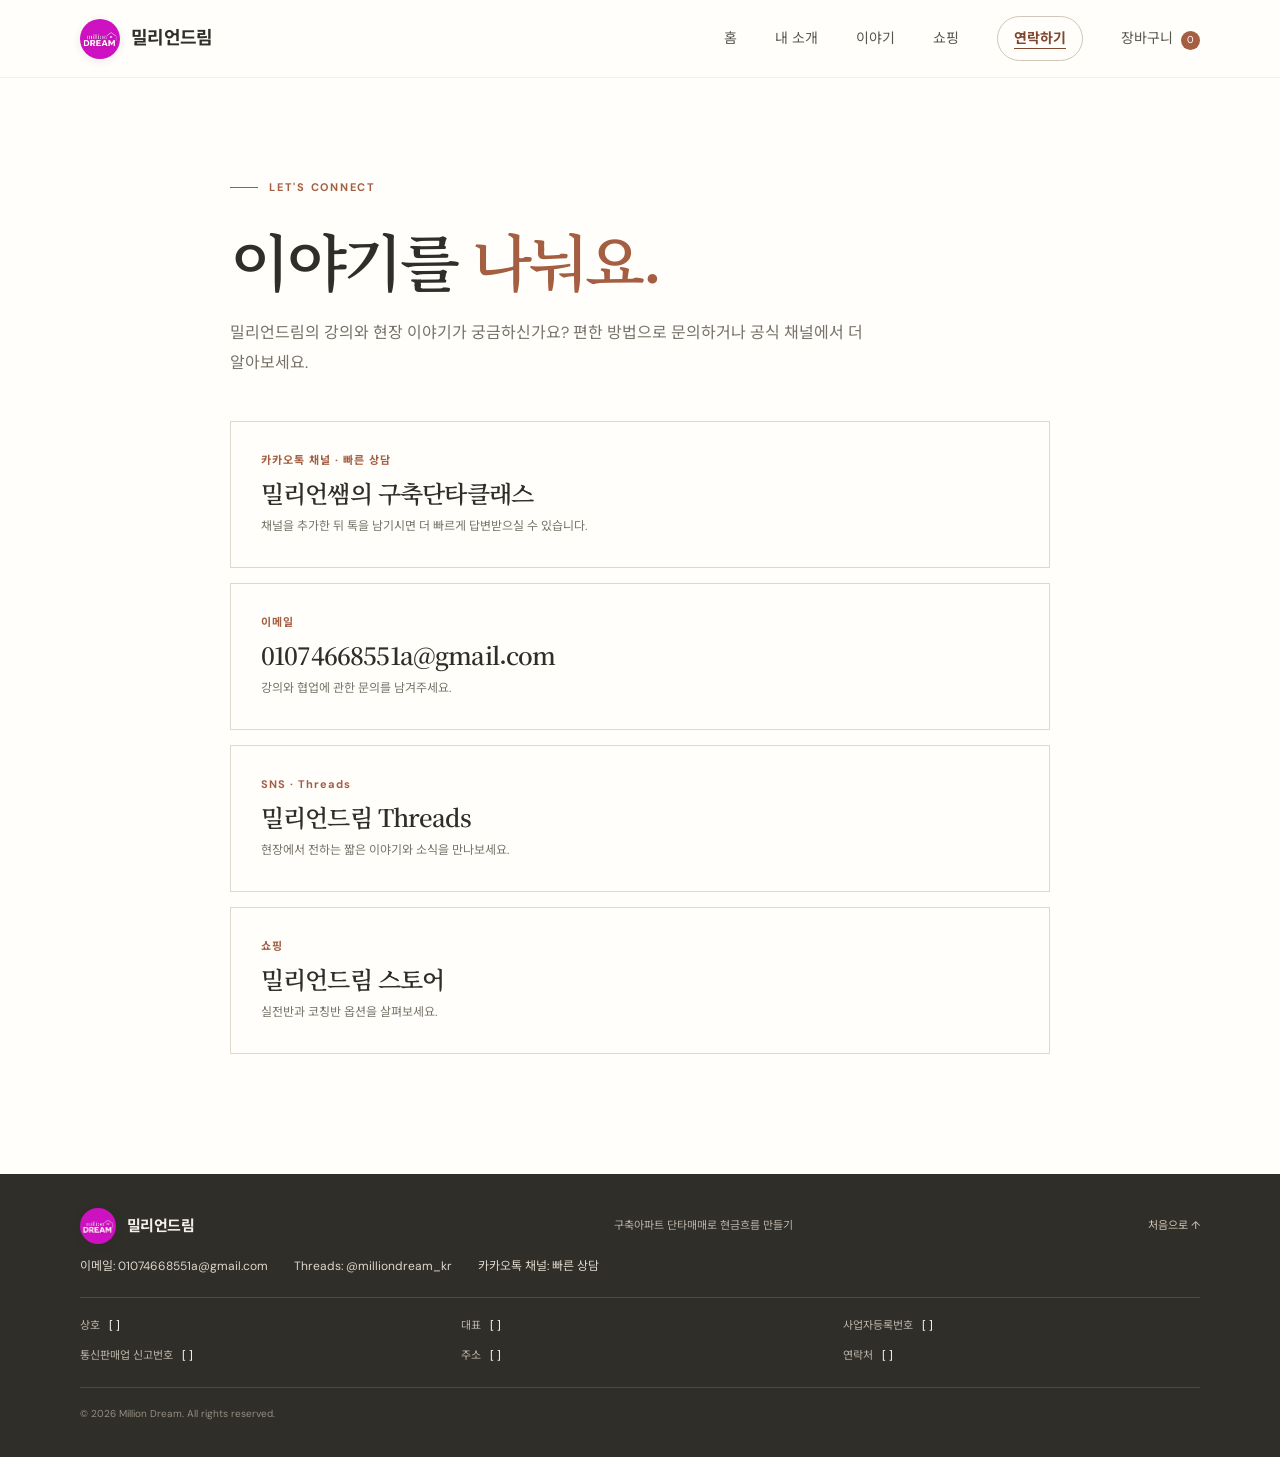
<file: contact.html>
<!doctype html>
<html lang="ko">
<head>
  <meta charset="utf-8">
  <meta name="google-site-verification" content="wx0DyU8hNhCQ1YkHGSqaNByI2j18Ryf8jRu1ZCoJjWM">
  <meta name="viewport" content="width=device-width, initial-scale=1">
  <meta name="theme-color" content="#f7f4ec">
  <meta name="description" content="밀리언드림의 구축아파트 투자 강의와 협업 문의는 카카오톡 채널 또는 이메일로 남겨주세요. Threads와 스토어도 확인할 수 있습니다.">
  <title>강의·협업 문의 | 밀리언드림</title>
  <link rel="canonical" href="https://milliondream.vercel.app/contact.html">
  <link rel="stylesheet" href="styles.css">
  <script src="script.js" defer></script>
  <link rel="stylesheet" href="shop/shop.css">
</head>
<body class="contact-page">
  <a class="skip-link" href="#main">본문 바로가기</a>
  <header class="site-header">
    <a class="brand" href="index.html#home" aria-label="밀리언드림 홈"><img class="brand-logo" src="assets/logo.jpg" alt=""><span>밀리언드림</span></a>
    <button class="menu-toggle" type="button" aria-expanded="false" aria-controls="site-nav"><span class="menu-icon" aria-hidden="true"></span><span class="sr-only">메뉴 열기</span></button>
    <nav class="site-nav" id="site-nav" aria-label="주요 메뉴">
      <a href="index.html#home">홈</a>
      <a href="about.html">내 소개</a>
      <a href="story/">이야기</a>
      <a href="shop/">쇼핑</a>
      <a class="nav-contact" href="contact.html" aria-current="page">연락하기</a>
      <a href="shop/cart.html" data-shop-cart>장바구니 <span data-shop-cart-count>0</span></a>
    </nav>
  </header>

  <main id="main">
    <section class="contact-page-main section-wrap" aria-labelledby="contact-page-title">
      <p class="eyebrow"><span class="eyebrow-line"></span> LET'S CONNECT</p>
      <h1 id="contact-page-title">이야기를 <em>나눠요.</em></h1>
      <p class="contact-page-lead">밀리언드림의 강의와 현장 이야기가 궁금하신가요? 편한 방법으로 문의하거나 공식 채널에서 더 알아보세요.</p>

      <div class="contact-options" aria-label="밀리언드림 연락처와 채널">
        <a class="contact-option" href="https://pf.kakao.com/_hgxfrX" target="_blank" rel="noopener noreferrer">
          <span class="contact-option-label">카카오톡 채널 · 빠른 상담</span>
          <strong>밀리언쌤의 구축단타클래스</strong>
          <span class="contact-option-note">채널을 추가한 뒤 톡을 남기시면 더 빠르게 답변받으실 수 있습니다.</span>
        </a>
        <a class="contact-option" href="mailto:01074668551a@gmail.com" target="_blank" rel="noopener noreferrer">
          <span class="contact-option-label">이메일</span>
          <strong>01074668551a@gmail.com</strong>
          <span class="contact-option-note">강의와 협업에 관한 문의를 남겨주세요.</span>
        </a>
        <a class="contact-option" href="https://www.threads.com/@milliondream_kr?invite=0" target="_blank" rel="noopener noreferrer">
          <span class="contact-option-label">SNS · Threads</span>
          <strong>밀리언드림 Threads</strong>
          <span class="contact-option-note">현장에서 전하는 짧은 이야기와 소식을 만나보세요.</span>
        </a>
        <a class="contact-option" href="shop/">
          <span class="contact-option-label">쇼핑</span>
          <strong>밀리언드림 스토어</strong>
          <span class="contact-option-note">실전반과 코칭반 옵션을 살펴보세요.</span>
        </a>
      </div>
    </section>
  </main>

  <footer class="site-footer">
    <div class="section-wrap footer-inner">
      <a class="brand footer-brand" href="index.html#home"><img class="brand-logo" src="assets/logo.jpg" alt=""><span>밀리언드림</span></a>
      <p>구축아파트 단타매매로 현금흐름 만들기</p>
      <a class="back-top" href="#main">처음으로 ↑</a>
      <div class="footer-links">
        <a href="mailto:01074668551a@gmail.com">이메일: 01074668551a@gmail.com</a>
        <a href="https://www.threads.com/@milliondream_kr?invite=0" target="_blank" rel="noopener noreferrer">Threads: @milliondream_kr</a>
        <a href="https://pf.kakao.com/_hgxfrX" target="_blank" rel="noopener noreferrer">카카오톡 채널: 빠른 상담</a>
      </div>
      <div class="footer-business" aria-label="사업자 정보">
        <div><span>상호</span><strong>[ ]</strong></div>
        <div><span>대표</span><strong>[ ]</strong></div>
        <div><span>사업자등록번호</span><strong>[ ]</strong></div>
        <div><span>통신판매업 신고번호</span><strong>[ ]</strong></div>
        <div><span>주소</span><strong>[ ]</strong></div>
        <div><span>연락처</span><strong>[ ]</strong></div>
      </div>
      <small>© <span id="year">2026</span> Million Dream. All rights reserved.</small>
    </div>
  </footer>
  <script src="shop/shop.js" defer></script>
</body>
</html>
</file>
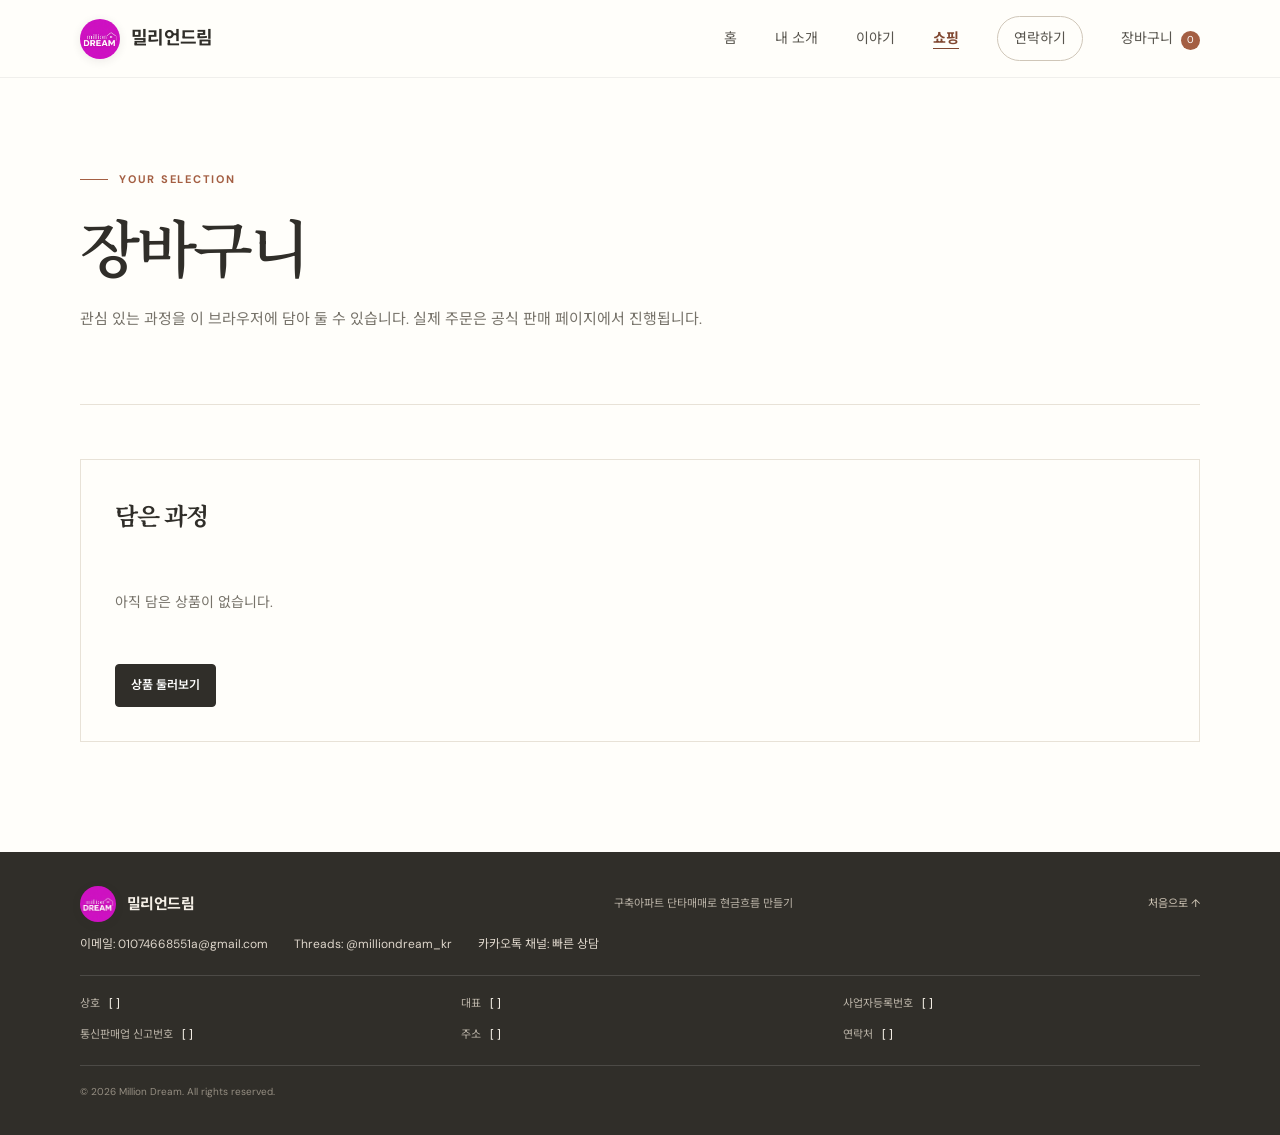
<file: shop/cart.html>
<!doctype html>
<html lang="ko">
<head>
  <meta charset="utf-8">
  <meta name="viewport" content="width=device-width, initial-scale=1">
  <meta name="theme-color" content="#f7f4ec">
  <meta name="robots" content="noindex,nofollow">
  <meta name="description" content="밀리언드림 쇼핑 장바구니입니다.">
  <title>장바구니 | 밀리언드림</title>
  <link rel="stylesheet" href="../styles.css">
  <link rel="stylesheet" href="shop.css">
</head>
<body>
  <a class="skip-link" href="#main">본문 바로가기</a>
  <header class="site-header">
    <a class="brand" href="../index.html#home" aria-label="밀리언드림 홈"><img class="brand-logo" src="../assets/logo.jpg" alt=""><span>밀리언드림</span></a>
    <button class="menu-toggle" type="button" aria-expanded="false" aria-controls="site-nav"><span class="menu-icon" aria-hidden="true"></span><span class="sr-only">메뉴 열기</span></button>
    <nav class="site-nav" id="site-nav" aria-label="주요 메뉴">
      <a href="../index.html#home">홈</a>
      <a href="../about.html">내 소개</a>
      <a href="../story/">이야기</a>
      <a href="../shop/" aria-current="page">쇼핑</a>
      <a class="nav-contact" href="../contact.html">연락하기</a>
      <a href="../shop/cart.html" data-shop-cart>장바구니 <span data-shop-cart-count>0</span></a>
    </nav>
  </header>
  <main id="main" class="shop-main">
    <section class="sk-hero sk-wrap"><p class="eyebrow"><span class="eyebrow-line"></span> YOUR SELECTION</p><h1>장바구니</h1><p>관심 있는 과정을 이 브라우저에 담아 둘 수 있습니다. 실제 주문은 공식 판매 페이지에서 진행됩니다.</p></section>
    <section class="sk-wrap sk-panel" aria-label="담은 상품"><h2>담은 과정</h2><div data-shop-cart-page aria-live="polite"><p class="sk-empty">장바구니를 불러오는 중입니다.</p></div></section>
  </main>
  <footer class="site-footer">
    <div class="section-wrap footer-inner">
      <a class="brand footer-brand" href="../index.html#home"><img class="brand-logo" src="../assets/logo.jpg" alt=""><span>밀리언드림</span></a>
      <p>구축아파트 단타매매로 현금흐름 만들기</p>
      <a class="back-top" href="#main">처음으로 ↑</a>
      <div class="footer-links">
        <a href="mailto:01074668551a@gmail.com">이메일: 01074668551a@gmail.com</a>
        <a href="https://www.threads.com/@milliondream_kr?invite=0" target="_blank" rel="noopener noreferrer">Threads: @milliondream_kr</a>
        <a href="https://pf.kakao.com/_hgxfrX" target="_blank" rel="noopener noreferrer">카카오톡 채널: 빠른 상담</a>
      </div>
      <div class="footer-business" aria-label="사업자 정보">
        <div><span>상호</span><strong>[ ]</strong></div>
        <div><span>대표</span><strong>[ ]</strong></div>
        <div><span>사업자등록번호</span><strong>[ ]</strong></div>
        <div><span>통신판매업 신고번호</span><strong>[ ]</strong></div>
        <div><span>주소</span><strong>[ ]</strong></div>
        <div><span>연락처</span><strong>[ ]</strong></div>
      </div>
      <small>© <span id="year">2026</span> Million Dream. All rights reserved.</small>
    </div>
  </footer>
  <script src="shop.js" defer></script>
  <script src="../script.js" defer></script>
</body>
</html>
</file>
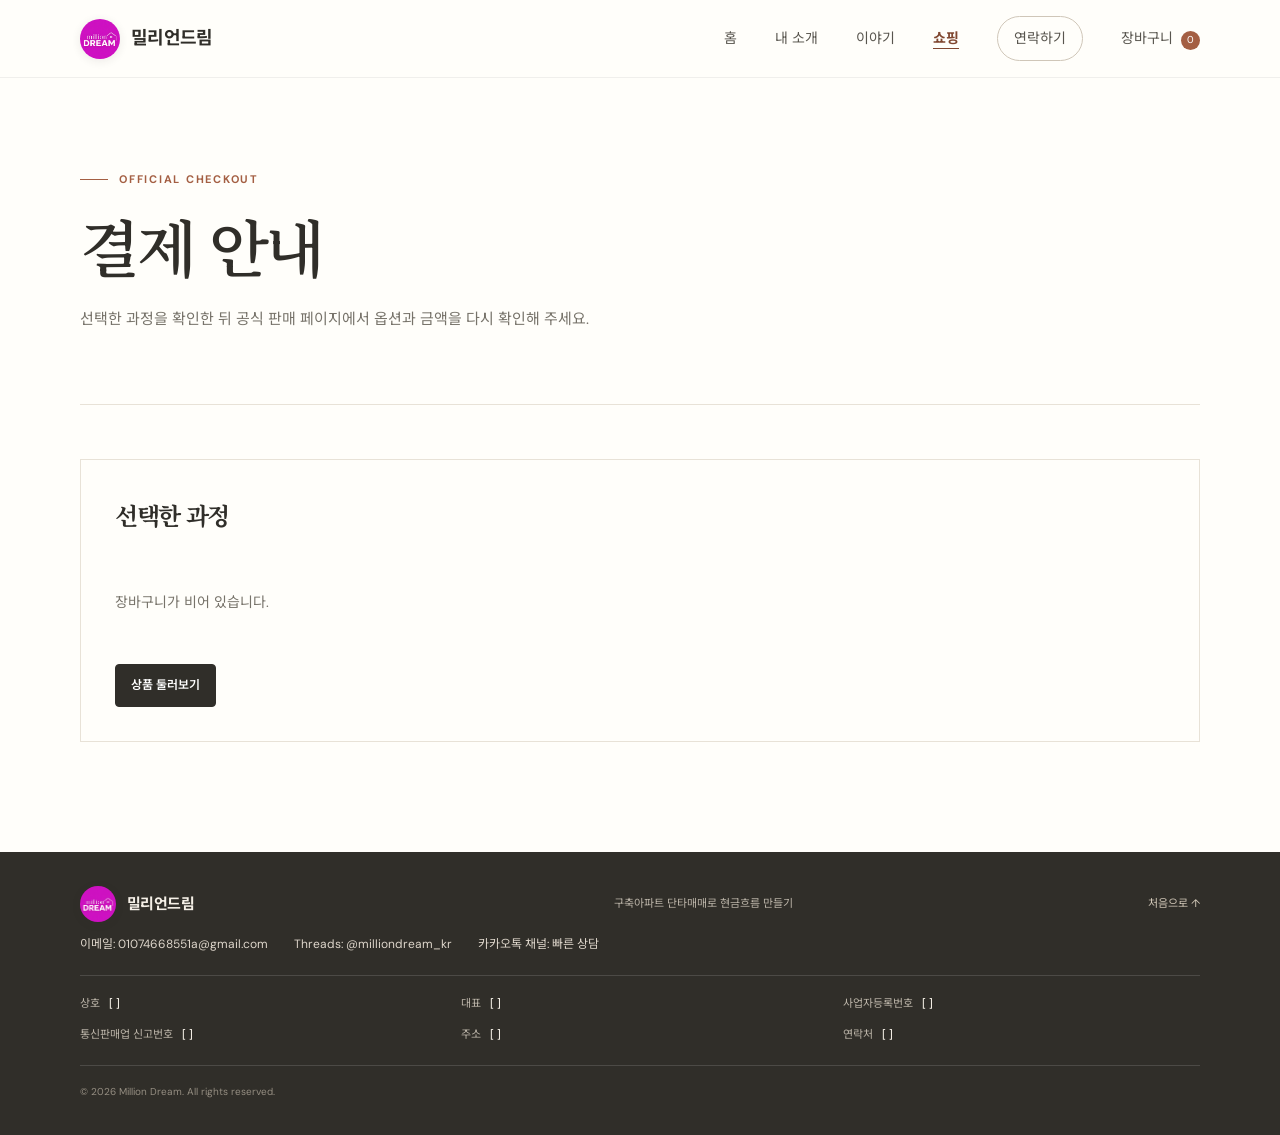
<file: shop/checkout.html>
<!doctype html>
<html lang="ko">
<head>
  <meta charset="utf-8">
  <meta name="viewport" content="width=device-width, initial-scale=1">
  <meta name="theme-color" content="#f7f4ec">
  <meta name="robots" content="noindex,nofollow">
  <meta name="description" content="밀리언드림 공식 판매 페이지에서 결제를 진행하는 방법입니다.">
  <title>결제 안내 | 밀리언드림</title>
  <link rel="stylesheet" href="../styles.css">
  <link rel="stylesheet" href="shop.css">
</head>
<body>
  <a class="skip-link" href="#main">본문 바로가기</a>
  <header class="site-header">
    <a class="brand" href="../index.html#home" aria-label="밀리언드림 홈"><img class="brand-logo" src="../assets/logo.jpg" alt=""><span>밀리언드림</span></a>
    <button class="menu-toggle" type="button" aria-expanded="false" aria-controls="site-nav"><span class="menu-icon" aria-hidden="true"></span><span class="sr-only">메뉴 열기</span></button>
    <nav class="site-nav" id="site-nav" aria-label="주요 메뉴">
      <a href="../index.html#home">홈</a>
      <a href="../about.html">내 소개</a>
      <a href="../story/">이야기</a>
      <a href="../shop/" aria-current="page">쇼핑</a>
      <a class="nav-contact" href="../contact.html">연락하기</a>
      <a href="../shop/cart.html" data-shop-cart>장바구니 <span data-shop-cart-count>0</span></a>
    </nav>
  </header>
  <main id="main" class="shop-main">
    <section class="sk-hero sk-wrap"><p class="eyebrow"><span class="eyebrow-line"></span> OFFICIAL CHECKOUT</p><h1>결제 안내</h1><p>선택한 과정을 확인한 뒤 공식 판매 페이지에서 옵션과 금액을 다시 확인해 주세요.</p></section>
    <section class="sk-wrap sk-panel" aria-label="선택한 과정"><h2>선택한 과정</h2><div data-shop-checkout aria-live="polite"><p class="sk-empty">선택 목록을 불러오는 중입니다.</p></div></section>
  </main>
  <footer class="site-footer">
    <div class="section-wrap footer-inner">
      <a class="brand footer-brand" href="../index.html#home"><img class="brand-logo" src="../assets/logo.jpg" alt=""><span>밀리언드림</span></a>
      <p>구축아파트 단타매매로 현금흐름 만들기</p>
      <a class="back-top" href="#main">처음으로 ↑</a>
      <div class="footer-links">
        <a href="mailto:01074668551a@gmail.com">이메일: 01074668551a@gmail.com</a>
        <a href="https://www.threads.com/@milliondream_kr?invite=0" target="_blank" rel="noopener noreferrer">Threads: @milliondream_kr</a>
        <a href="https://pf.kakao.com/_hgxfrX" target="_blank" rel="noopener noreferrer">카카오톡 채널: 빠른 상담</a>
      </div>
      <div class="footer-business" aria-label="사업자 정보">
        <div><span>상호</span><strong>[ ]</strong></div>
        <div><span>대표</span><strong>[ ]</strong></div>
        <div><span>사업자등록번호</span><strong>[ ]</strong></div>
        <div><span>통신판매업 신고번호</span><strong>[ ]</strong></div>
        <div><span>주소</span><strong>[ ]</strong></div>
        <div><span>연락처</span><strong>[ ]</strong></div>
      </div>
      <small>© <span id="year">2026</span> Million Dream. All rights reserved.</small>
    </div>
  </footer>
  <script src="shop.js" defer></script>
  <script src="../script.js" defer></script>
</body>
</html>
</file>
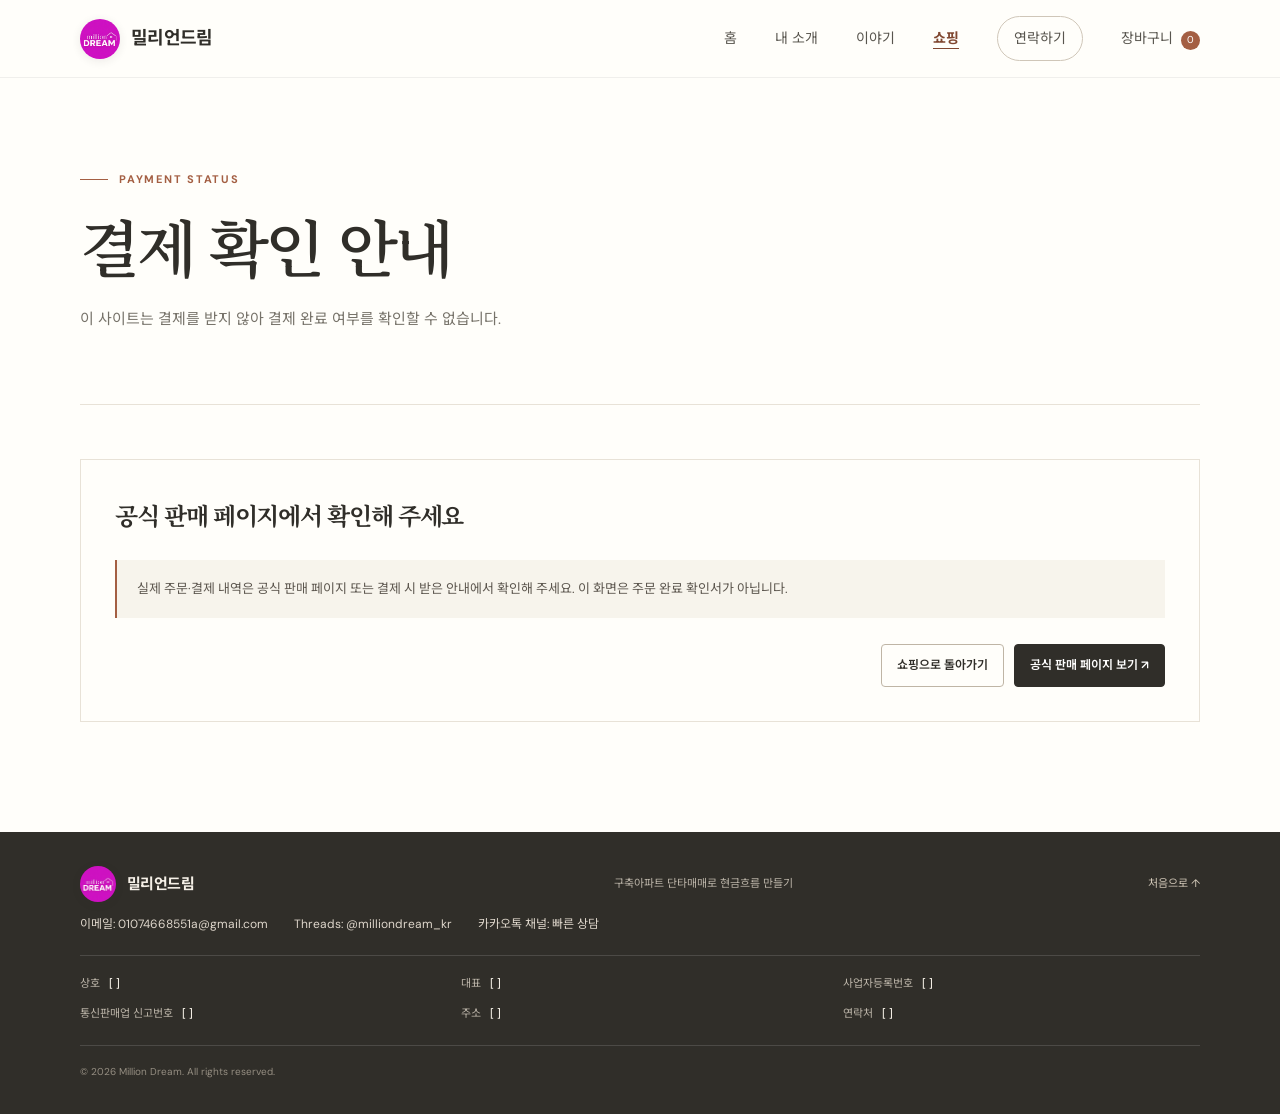
<file: shop/complete.html>
<!doctype html>
<html lang="ko">
<head>
  <meta charset="utf-8">
  <meta name="viewport" content="width=device-width, initial-scale=1">
  <meta name="theme-color" content="#f7f4ec">
  <meta name="robots" content="noindex,nofollow">
  <meta name="description" content="이 사이트는 결제 완료 여부를 확인하지 않습니다.">
  <title>결제 확인 안내 | 밀리언드림</title>
  <link rel="stylesheet" href="../styles.css">
  <link rel="stylesheet" href="shop.css">
</head>
<body>
  <a class="skip-link" href="#main">본문 바로가기</a>
  <header class="site-header">
    <a class="brand" href="../index.html#home" aria-label="밀리언드림 홈"><img class="brand-logo" src="../assets/logo.jpg" alt=""><span>밀리언드림</span></a>
    <button class="menu-toggle" type="button" aria-expanded="false" aria-controls="site-nav"><span class="menu-icon" aria-hidden="true"></span><span class="sr-only">메뉴 열기</span></button>
    <nav class="site-nav" id="site-nav" aria-label="주요 메뉴">
      <a href="../index.html#home">홈</a>
      <a href="../about.html">내 소개</a>
      <a href="../story/">이야기</a>
      <a href="../shop/" aria-current="page">쇼핑</a>
      <a class="nav-contact" href="../contact.html">연락하기</a>
      <a href="../shop/cart.html" data-shop-cart>장바구니 <span data-shop-cart-count>0</span></a>
    </nav>
  </header>
  <main id="main" class="shop-main">
    <section class="sk-hero sk-wrap"><p class="eyebrow"><span class="eyebrow-line"></span> PAYMENT STATUS</p><h1>결제 확인 안내</h1><p>이 사이트는 결제를 받지 않아 결제 완료 여부를 확인할 수 없습니다.</p></section>
    <section class="sk-wrap sk-panel" aria-label="결제 확인 방법"><h2>공식 판매 페이지에서 확인해 주세요</h2><p class="sk-notice">실제 주문·결제 내역은 공식 판매 페이지 또는 결제 시 받은 안내에서 확인해 주세요. 이 화면은 주문 완료 확인서가 아닙니다.</p><div class="sk-panel-actions"><a class="sk-button sk-button-secondary" href="../shop/">쇼핑으로 돌아가기</a><a class="sk-button" href="https://www.latpeed.com/products/SHXmi" target="_blank" rel="noopener noreferrer">공식 판매 페이지 보기 ↗</a></div></section>
  </main>
  <footer class="site-footer">
    <div class="section-wrap footer-inner">
      <a class="brand footer-brand" href="../index.html#home"><img class="brand-logo" src="../assets/logo.jpg" alt=""><span>밀리언드림</span></a>
      <p>구축아파트 단타매매로 현금흐름 만들기</p>
      <a class="back-top" href="#main">처음으로 ↑</a>
      <div class="footer-links">
        <a href="mailto:01074668551a@gmail.com">이메일: 01074668551a@gmail.com</a>
        <a href="https://www.threads.com/@milliondream_kr?invite=0" target="_blank" rel="noopener noreferrer">Threads: @milliondream_kr</a>
        <a href="https://pf.kakao.com/_hgxfrX" target="_blank" rel="noopener noreferrer">카카오톡 채널: 빠른 상담</a>
      </div>
      <div class="footer-business" aria-label="사업자 정보">
        <div><span>상호</span><strong>[ ]</strong></div>
        <div><span>대표</span><strong>[ ]</strong></div>
        <div><span>사업자등록번호</span><strong>[ ]</strong></div>
        <div><span>통신판매업 신고번호</span><strong>[ ]</strong></div>
        <div><span>주소</span><strong>[ ]</strong></div>
        <div><span>연락처</span><strong>[ ]</strong></div>
      </div>
      <small>© <span id="year">2026</span> Million Dream. All rights reserved.</small>
    </div>
  </footer>
  <script src="shop.js" defer></script>
  <script src="../script.js" defer></script>
</body>
</html>
</file>
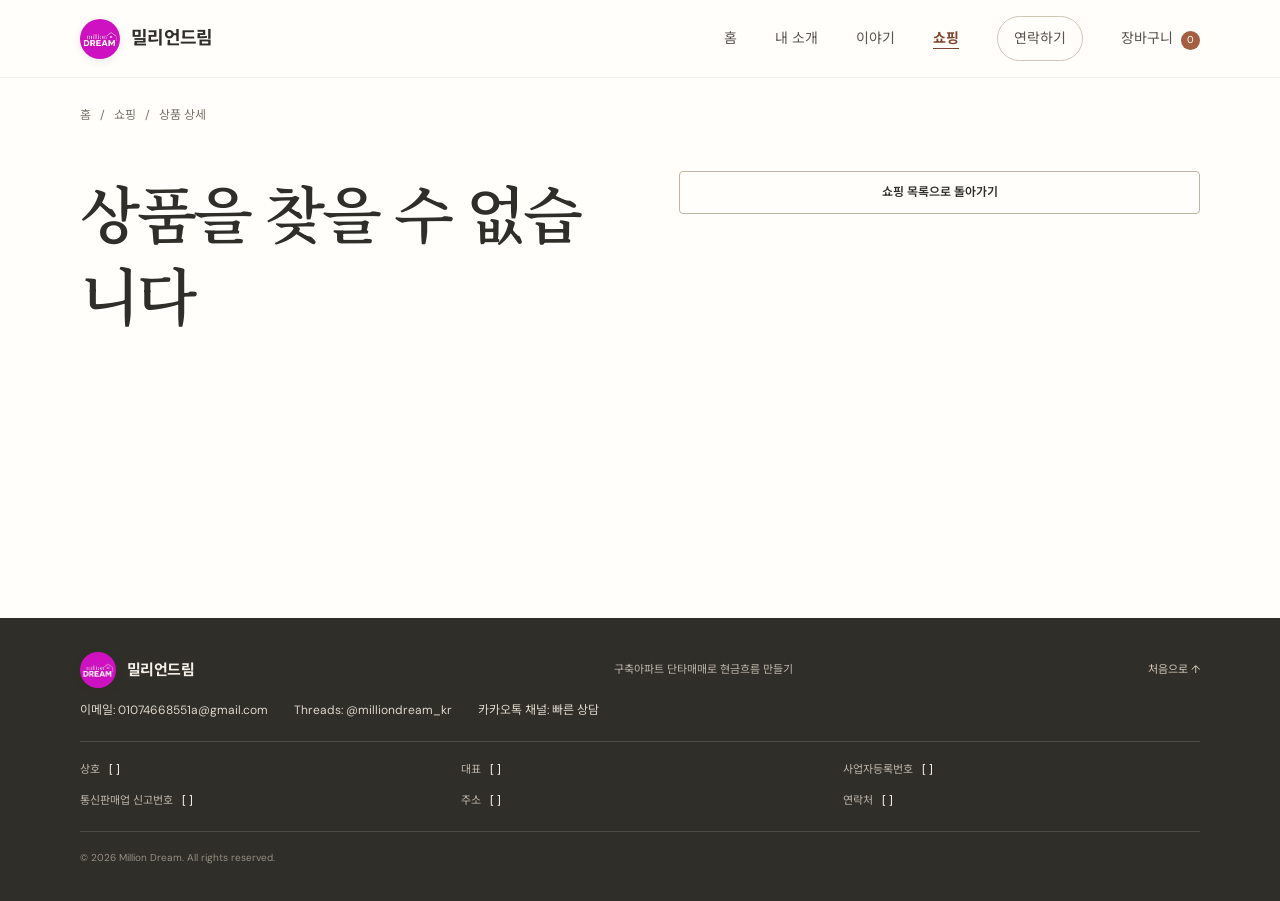
<file: shop/product.html>
<!doctype html>
<html lang="ko">
<head>
  <meta charset="utf-8">
  <meta name="viewport" content="width=device-width, initial-scale=1">
  <meta name="theme-color" content="#f7f4ec">
  <meta name="description" content="밀리언드림의 실전반과 코칭반 상세 안내입니다.">
  <title>상품 상세 | 밀리언드림</title>
  <link rel="stylesheet" href="../styles.css">
  <link rel="stylesheet" href="shop.css">
</head>
<body>
  <a class="skip-link" href="#main">본문 바로가기</a>
  <header class="site-header">
    <a class="brand" href="../index.html#home" aria-label="밀리언드림 홈"><img class="brand-logo" src="../assets/logo.jpg" alt=""><span>밀리언드림</span></a>
    <button class="menu-toggle" type="button" aria-expanded="false" aria-controls="site-nav"><span class="menu-icon" aria-hidden="true"></span><span class="sr-only">메뉴 열기</span></button>
    <nav class="site-nav" id="site-nav" aria-label="주요 메뉴">
      <a href="../index.html#home">홈</a>
      <a href="../about.html">내 소개</a>
      <a href="../story/">이야기</a>
      <a href="../shop/" aria-current="page">쇼핑</a>
      <a class="nav-contact" href="../contact.html">연락하기</a>
      <a href="../shop/cart.html" data-shop-cart>장바구니 <span data-shop-cart-count>0</span></a>
    </nav>
  </header>
  <main id="main" class="shop-main">
    <nav class="sk-breadcrumb sk-wrap" aria-label="현재 위치"><a href="../index.html#home">홈</a><span aria-hidden="true">/</span><a href="../shop/">쇼핑</a><span aria-hidden="true">/</span><span>상품 상세</span></nav>
    <section class="sk-detail sk-wrap" data-shop-product aria-live="polite"><p class="sk-empty">상품을 불러오는 중입니다.</p></section>
  </main>
  <footer class="site-footer">
    <div class="section-wrap footer-inner">
      <a class="brand footer-brand" href="../index.html#home"><img class="brand-logo" src="../assets/logo.jpg" alt=""><span>밀리언드림</span></a>
      <p>구축아파트 단타매매로 현금흐름 만들기</p>
      <a class="back-top" href="#main">처음으로 ↑</a>
      <div class="footer-links">
        <a href="mailto:01074668551a@gmail.com">이메일: 01074668551a@gmail.com</a>
        <a href="https://www.threads.com/@milliondream_kr?invite=0" target="_blank" rel="noopener noreferrer">Threads: @milliondream_kr</a>
        <a href="https://pf.kakao.com/_hgxfrX" target="_blank" rel="noopener noreferrer">카카오톡 채널: 빠른 상담</a>
      </div>
      <div class="footer-business" aria-label="사업자 정보">
        <div><span>상호</span><strong>[ ]</strong></div>
        <div><span>대표</span><strong>[ ]</strong></div>
        <div><span>사업자등록번호</span><strong>[ ]</strong></div>
        <div><span>통신판매업 신고번호</span><strong>[ ]</strong></div>
        <div><span>주소</span><strong>[ ]</strong></div>
        <div><span>연락처</span><strong>[ ]</strong></div>
      </div>
      <small>© <span id="year">2026</span> Million Dream. All rights reserved.</small>
    </div>
  </footer>
  <script src="shop.js" defer></script>
  <script src="../script.js" defer></script>
</body>
</html>
</file>
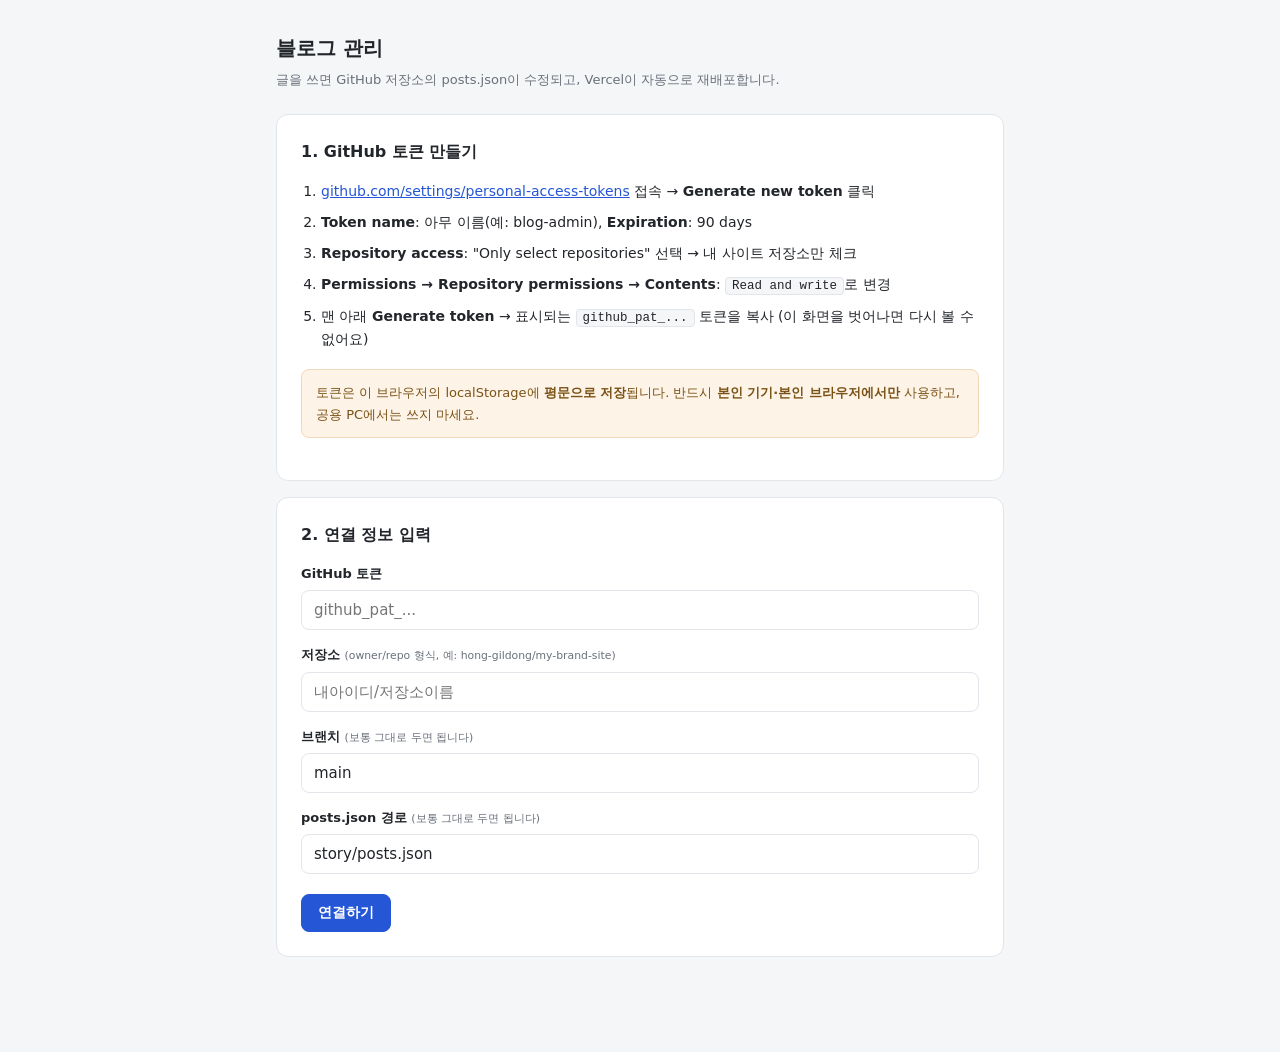
<file: story/admin.html>
<!DOCTYPE html>
<html lang="ko">
<head>
<meta charset="UTF-8">
<meta name="google-site-verification" content="wx0DyU8hNhCQ1YkHGSqaNByI2j18Ryf8jRu1ZCoJjWM">
<meta name="viewport" content="width=device-width, initial-scale=1">
<meta name="robots" content="noindex,nofollow">
<meta name="description" content="밀리언드림 블로그의 게시글을 관리하는 작성자용 페이지입니다.">
<link rel="canonical" href="https://milliondream.vercel.app/story/admin.html">
<title>블로그 글 관리 | 밀리언드림</title>
<style>
:root{
  --a-bg:#f5f6f8; --a-panel:#ffffff; --a-ink:#22252a; --a-sub:#69707a;
  --a-line:#e2e5ea; --a-brand:#2456d6; --a-danger:#c0392b; --a-ok:#1e7e46;
}
*{margin:0;padding:0;box-sizing:border-box}
body{background:var(--a-bg);color:var(--a-ink);line-height:1.65;
  font-family:system-ui,-apple-system,'Apple SD Gothic Neo','Malgun Gothic',sans-serif;
  font-size:15px;min-height:100vh}
.wrap{max-width:760px;margin:0 auto;padding:32px 16px 80px}
h1{font-size:20px;font-weight:700;margin-bottom:4px}
.sub{color:var(--a-sub);font-size:13px;margin-bottom:24px}
.panel{background:var(--a-panel);border:1px solid var(--a-line);border-radius:12px;
  padding:24px;margin-bottom:16px}
.panel h2{font-size:16px;margin-bottom:14px}
ol.guide{margin:0 0 18px 20px;font-size:14px;color:var(--a-ink)}
ol.guide li{margin-bottom:8px}
ol.guide code{background:var(--a-bg);border:1px solid var(--a-line);border-radius:4px;
  padding:1px 6px;font-size:12.5px;word-break:break-all}
.warn{background:#fdf3e7;border:1px solid #f0d9b8;color:#7a5215;border-radius:8px;
  padding:12px 14px;font-size:13px;margin-bottom:18px}
label{display:block;font-size:13px;font-weight:600;margin:14px 0 6px}
label small{font-weight:400;color:var(--a-sub)}
input[type=text],input[type=password],input[type=date],textarea{
  width:100%;border:1px solid var(--a-line);border-radius:8px;padding:10px 12px;
  font-size:15px;font-family:inherit;background:#fff;color:var(--a-ink)}
input:focus,textarea:focus{outline:2px solid color-mix(in srgb,var(--a-brand) 35%,transparent);
  border-color:var(--a-brand)}
textarea{min-height:260px;resize:vertical;line-height:1.7}
.btn{display:inline-block;border:1px solid var(--a-line);background:#fff;color:var(--a-ink);
  border-radius:8px;padding:9px 16px;font-size:14px;font-weight:600;cursor:pointer;
  font-family:inherit}
.btn:hover{background:var(--a-bg)}
.btn.primary{background:var(--a-brand);border-color:var(--a-brand);color:#fff}
.btn.primary:hover{filter:brightness(1.08)}
.btn.danger{color:var(--a-danger)}
.btn.small{padding:5px 10px;font-size:12.5px;font-weight:500}
.btn:disabled{opacity:.5;cursor:default}
.row-actions{display:flex;gap:8px;margin-top:20px;flex-wrap:wrap}
.status{margin:14px 0 0;padding:11px 14px;border-radius:8px;font-size:13.5px;display:none}
.status.show{display:block}
.status.info{background:#eef3fd;color:#1d3f8f;border:1px solid #ccdaf6}
.status.ok{background:#e9f6ee;color:var(--a-ok);border:1px solid #c4e5d1}
.status.err{background:#fdeeec;color:var(--a-danger);border:1px solid #f2cdc7;white-space:pre-line}
.topbar{display:flex;justify-content:space-between;align-items:flex-start;gap:12px;
  flex-wrap:wrap;margin-bottom:20px}
.repo-chip{font-size:12.5px;color:var(--a-sub);background:var(--a-panel);
  border:1px solid var(--a-line);border-radius:999px;padding:4px 12px}
.tbl-wrap{overflow-x:auto}
table{width:100%;border-collapse:collapse;font-size:14px}
th,td{text-align:left;padding:11px 10px;border-bottom:1px solid var(--a-line);
  vertical-align:middle}
th{font-size:12px;color:var(--a-sub);font-weight:600;letter-spacing:.03em}
td.title-cell{font-weight:600;max-width:280px}
td .date{color:var(--a-sub);font-size:13px;white-space:nowrap}
td.ops{white-space:nowrap;text-align:right}
.empty-row td{color:var(--a-sub);text-align:center;padding:32px 10px}
.help{background:var(--a-bg);border:1px solid var(--a-line);border-radius:8px;
  padding:10px 14px;font-size:12.5px;color:var(--a-sub);margin-top:8px;line-height:1.8}
.help code{background:#fff;border:1px solid var(--a-line);border-radius:4px;padding:0 5px}
.hidden{display:none}
a.plain{color:var(--a-brand)}
@media (max-width:520px){
  .panel{padding:18px 14px}
  td.title-cell{max-width:150px}
}
</style>
</head>
<body>
<div class="wrap">
  <h1>블로그 관리</h1>
  <p class="sub">글을 쓰면 GitHub 저장소의 posts.json이 수정되고, Vercel이 자동으로 재배포합니다.</p>

  <!-- ===== 연결 화면 ===== -->
  <section id="view-connect" class="hidden">
    <div class="panel">
      <h2>1. GitHub 토큰 만들기</h2>
      <ol class="guide">
        <li><a class="plain" href="https://github.com/settings/personal-access-tokens" target="_blank" rel="noopener">github.com/settings/personal-access-tokens</a> 접속 → <strong>Generate new token</strong> 클릭</li>
        <li><strong>Token name</strong>: 아무 이름(예: blog-admin), <strong>Expiration</strong>: 90 days</li>
        <li><strong>Repository access</strong>: "Only select repositories" 선택 → 내 사이트 저장소만 체크</li>
        <li><strong>Permissions → Repository permissions → Contents</strong>: <code>Read and write</code>로 변경</li>
        <li>맨 아래 <strong>Generate token</strong> → 표시되는 <code>github_pat_...</code> 토큰을 복사 (이 화면을 벗어나면 다시 볼 수 없어요)</li>
      </ol>
      <div class="warn">토큰은 이 브라우저의 localStorage에 <strong>평문으로 저장</strong>됩니다. 반드시 <strong>본인 기기·본인 브라우저에서만</strong> 사용하고, 공용 PC에서는 쓰지 마세요.</div>
    </div>
    <div class="panel">
      <h2>2. 연결 정보 입력</h2>
      <form id="connect-form">
        <label>GitHub 토큰</label>
        <input type="password" id="c-token" placeholder="github_pat_..." autocomplete="off" required>
        <label>저장소 <small>(owner/repo 형식, 예: hong-gildong/my-brand-site)</small></label>
        <input type="text" id="c-repo" placeholder="내아이디/저장소이름" autocomplete="off" required>
        <label>브랜치 <small>(보통 그대로 두면 됩니다)</small></label>
        <input type="text" id="c-branch" value="main" autocomplete="off">
        <label>posts.json 경로 <small>(보통 그대로 두면 됩니다)</small></label>
        <input type="text" id="c-path" value="story/posts.json" autocomplete="off">
        <div class="row-actions">
          <button type="submit" class="btn primary">연결하기</button>
        </div>
      </form>
      <div id="connect-status" class="status"></div>
    </div>
  </section>

  <!-- ===== 목록 화면 ===== -->
  <section id="view-list" class="hidden">
    <div class="topbar">
      <span class="repo-chip" id="repo-chip"></span>
      <div style="display:flex;gap:8px;flex-wrap:wrap">
        <a class="btn small" href="../index.html" id="open-blog">내 블로그 열기</a>
        <button class="btn small" id="btn-reload">새로고침</button>
        <button class="btn small danger" id="btn-disconnect">연결 해제</button>
      </div>
    </div>
    <div class="panel">
      <div style="display:flex;justify-content:space-between;align-items:center;margin-bottom:14px">
        <h2 style="margin:0">글 목록</h2>
        <button class="btn primary" id="btn-new">새 글 쓰기</button>
      </div>
      <div class="tbl-wrap">
        <table>
          <thead><tr><th>제목</th><th>날짜</th><th style="text-align:right">관리</th></tr></thead>
          <tbody id="post-rows"></tbody>
        </table>
      </div>
      <div id="list-status" class="status"></div>
    </div>
  </section>

  <!-- ===== 편집 화면 ===== -->
  <section id="view-edit" class="hidden">
    <div class="panel">
      <h2 id="edit-heading">새 글 쓰기</h2>
      <form id="edit-form">
        <label>제목</label>
        <input type="text" id="f-title" required>
        <label>날짜</label>
        <input type="date" id="f-date" required>
        <label>요약 <small>(목록 카드에 보이는 한두 문장)</small></label>
        <input type="text" id="f-summary">
        <label>태그 <small>(콤마로 구분, 예: 브랜드, 신제품)</small></label>
        <input type="text" id="f-tags">
        <label>본문</label>
        <textarea id="f-body" required></textarea>
        <label>작성자 <small>(검색·AI 신뢰 신호. 예: 홍길동 · ○○ 대표)</small></label>
        <input type="text" id="f-author">
        <label>FAQ <small>(선택. 한 줄에 하나, <code>질문 | 답</code> 형식 — 글 끝에 접이식으로 붙고 FAQ 구조화 데이터가 됩니다)</small></label>
        <textarea id="f-faq" rows="3" placeholder="무기자차는 왜 하얗게 뜨나요? | 산화아연·이산화티탄 입자가 빛을 반사해서입니다. 얇게 여러 번 펴 바르면 줄어듭니다."></textarea>
        <label>참고·출처 <small>(선택. 한 줄에 하나, <code>제목 | URL</code> 형식)</small></label>
        <textarea id="f-sources" rows="2" placeholder="식약처 기능성화장품 안내 | https://..."></textarea>
        <div class="help">
          본문 작성 규칙 (이것만 지원해요)<br>
          &bull; 문단 나누기: 빈 줄 한 줄<br>
          &bull; 소제목: 줄 맨 앞에 <code>## </code><br>
          &bull; 목록: 줄 맨 앞에 <code>- </code>
        </div>
        <div class="row-actions">
          <button type="submit" class="btn primary" id="btn-save">저장</button>
          <button type="button" class="btn" id="btn-cancel">취소</button>
        </div>
      </form>
      <div id="edit-status" class="status"></div>
    </div>
  </section>
</div>

<script>
(function(){
  'use strict';
  var LS_KEY = 'blogAdminConfig';
  var API = 'https://api.github.com';
  var config = null;      // {token, repo, branch, path}
  var posts = [];         // 현재 posts 배열
  var currentSha = null;  // posts.json의 현재 sha
  var editingId = null;   // 수정 중인 글 id (새 글이면 null)

  // ---------- 유틸 ----------
  function $(id){ return document.getElementById(id); }
  function show(id){ ['view-connect','view-list','view-edit'].forEach(function(v){
    $(v).classList.toggle('hidden', v !== id); }); window.scrollTo(0,0); }
  function setStatus(id, type, msg){
    var n = $(id);
    n.className = 'status show ' + type;
    n.textContent = msg;
  }
  function clearStatus(id){ $(id).className = 'status'; $(id).textContent=''; }

  // 유니코드 안전 base64
  function b64encode(str){
    var bytes = new TextEncoder().encode(str), bin = '';
    for (var i = 0; i < bytes.length; i++) bin += String.fromCharCode(bytes[i]);
    return btoa(bin);
  }
  function b64decode(b64){
    var bin = atob(b64.replace(/\s/g,'')), bytes = new Uint8Array(bin.length);
    for (var i = 0; i < bin.length; i++) bytes[i] = bin.charCodeAt(i);
    return new TextDecoder().decode(bytes);
  }

  function slugify(title){
    var s = String(title).toLowerCase()
      .replace(/[^a-z0-9가-힣]+/g, '-')
      .replace(/^-+|-+$/g, '')
      .slice(0, 40);
    return (s || 'post') + '-' + Date.now().toString(36);
  }

  function today(){
    var d = new Date();
    return d.getFullYear() + '-' + String(d.getMonth()+1).padStart(2,'0') + '-' +
      String(d.getDate()).padStart(2,'0');
  }

  // ---------- GitHub API ----------
  function gh(method, urlPath, body){
    return fetch(API + urlPath, {
      method: method,
      headers: {
        'Authorization': 'Bearer ' + config.token,
        'Accept': 'application/vnd.github+json',
        'X-GitHub-Api-Version': '2022-11-28'
      },
      body: body ? JSON.stringify(body) : undefined
    });
  }

  function contentsPath(){
    return '/repos/' + config.repo + '/contents/' +
      config.path.split('/').map(encodeURIComponent).join('/');
  }

  function friendlyError(status, detail){
    if (status === 401) return '토큰이 올바르지 않거나 만료되었습니다. 연결 해제 후 새 토큰으로 다시 연결해 주세요.';
    if (status === 403) return '권한이 없습니다. 토큰의 Repository access에 이 저장소가 포함되어 있고, Contents 권한이 Read and write인지 확인해 주세요.';
    if (status === 404) return '파일을 찾을 수 없습니다. 저장소 이름(owner/repo), 브랜치, posts.json 경로를 확인해 주세요.';
    return 'GitHub 오류 (' + status + ')' + (detail ? '\n' + detail : '');
  }

  function loadPosts(){
    return gh('GET', contentsPath() + '?ref=' + encodeURIComponent(config.branch))
      .then(function(r){
        if (!r.ok) return r.json().catch(function(){return {};}).then(function(j){
          throw new Error(friendlyError(r.status, j.message));
        });
        return r.json();
      })
      .then(function(j){
        currentSha = j.sha;
        var parsed;
        try { parsed = JSON.parse(b64decode(j.content)); }
        catch(e){ throw new Error('posts.json 파싱에 실패했습니다. 파일이 올바른 JSON인지 확인해 주세요.'); }
        posts = Array.isArray(parsed) ? parsed : [];
        return posts;
      });
  }

  // newPosts 저장. 409/sha 불일치 시 1회 재로드 후 재시도.
  function savePosts(newPosts, message, isRetry){
    var body = {
      message: message,
      content: b64encode(JSON.stringify(newPosts, null, 2) + '\n'),
      sha: currentSha,
      branch: config.branch
    };
    return gh('PUT', contentsPath(), body).then(function(r){
      if (r.ok) return r.json().then(function(j){
        currentSha = j.content && j.content.sha;
        posts = newPosts;
      });
      return r.json().catch(function(){return {};}).then(function(j){
        var conflict = r.status === 409 ||
          (r.status === 422 && /sha/i.test(j.message || ''));
        if (conflict && !isRetry){
          // 원격이 먼저 바뀜: 재로드 후 1회 재시도 (내 변경을 최신 상태 위에 다시 적용해야 하므로
          // 여기서는 sha만 새로 받아 같은 내용으로 재시도)
          return loadPosts().then(function(){
            return savePosts(newPosts, message, true);
          });
        }
        throw new Error(friendlyError(r.status, j.message));
      });
    });
  }

  // ---------- 화면: 연결 ----------
  $('connect-form').addEventListener('submit', function(e){
    e.preventDefault();
    var repo = $('c-repo').value.trim().replace(/^https?:\/\/github\.com\//,'').replace(/\/+$/,'');
    var cfg = {
      token: $('c-token').value.trim(),
      repo: repo,
      branch: $('c-branch').value.trim() || 'main',
      path: $('c-path').value.trim().replace(/^\/+/,'') || 'story/posts.json'
    };
    if (!/^[^\/\s]+\/[^\/\s]+$/.test(cfg.repo)){
      setStatus('connect-status','err','저장소는 owner/repo 형식으로 입력해 주세요. (예: hong-gildong/my-site)');
      return;
    }
    config = cfg;
    setStatus('connect-status','info','연결 확인 중...');
    loadPosts().then(function(){
      localStorage.setItem(LS_KEY, JSON.stringify(cfg));
      clearStatus('connect-status');
      renderList();
      show('view-list');
    }).catch(function(err){
      config = null;
      setStatus('connect-status','err', err.message);
    });
  });

  // ---------- 화면: 목록 ----------
  function renderList(){
    $('repo-chip').textContent = config.repo + ' · ' + config.branch + ' · ' + config.path;
    var tbody = $('post-rows');
    tbody.textContent = '';
    var sorted = posts.slice().sort(function(a,b){
      return String(b.date||'').localeCompare(String(a.date||''));
    });
    if (sorted.length === 0){
      var tr = document.createElement('tr');
      tr.className = 'empty-row';
      var td = document.createElement('td');
      td.colSpan = 3;
      td.textContent = '아직 글이 없습니다. 첫 글을 써보세요.';
      tr.appendChild(td);
      tbody.appendChild(tr);
      return;
    }
    sorted.forEach(function(p){
      var tr = document.createElement('tr');
      var tdT = document.createElement('td');
      tdT.className = 'title-cell';
      tdT.textContent = String(p.title || '(제목 없음)');
      var tdD = document.createElement('td');
      var span = document.createElement('span');
      span.className = 'date';
      span.textContent = String(p.date || '');
      tdD.appendChild(span);
      var tdO = document.createElement('td');
      tdO.className = 'ops';
      var bE = document.createElement('button');
      bE.className = 'btn small'; bE.type = 'button'; bE.textContent = '수정';
      bE.addEventListener('click', function(){ openEdit(p.id); });
      var bD = document.createElement('button');
      bD.className = 'btn small danger'; bD.type = 'button'; bD.textContent = '삭제';
      bD.style.marginLeft = '6px';
      bD.addEventListener('click', function(){ removePost(p); });
      tdO.appendChild(bE); tdO.appendChild(bD);
      tr.appendChild(tdT); tr.appendChild(tdD); tr.appendChild(tdO);
      tbody.appendChild(tr);
    });
  }

  $('btn-reload').addEventListener('click', function(){
    setStatus('list-status','info','불러오는 중...');
    loadPosts().then(function(){ clearStatus('list-status'); renderList(); })
      .catch(function(err){ setStatus('list-status','err', err.message); });
  });

  $('btn-disconnect').addEventListener('click', function(){
    if (!confirm('연결을 해제할까요? 저장된 토큰과 설정이 이 브라우저에서 삭제됩니다.')) return;
    localStorage.removeItem(LS_KEY);
    config = null; posts = []; currentSha = null;
    $('c-token').value = '';
    show('view-connect');
  });

  function removePost(p){
    if (!confirm('"' + String(p.title||'') + '" 글을 삭제할까요? 되돌릴 수 없습니다.')) return;
    var newPosts = posts.filter(function(x){ return x.id !== p.id; });
    setStatus('list-status','info','삭제하는 중...');
    savePosts(newPosts, 'post: 삭제 - ' + String(p.title||p.id))
      .then(function(){
        renderList();
        setStatus('list-status','ok','삭제 완료 — Vercel이 1~2분 안에 자동 재배포합니다.');
      })
      .catch(function(err){ setStatus('list-status','err', err.message); });
  }

  // ---------- 화면: 편집 ----------
  function openEdit(id){
    editingId = id || null;
    clearStatus('edit-status');
    var p = null;
    if (id) posts.forEach(function(x){ if (x.id === id) p = x; });
    $('edit-heading').textContent = p ? '글 수정' : '새 글 쓰기';
    $('f-title').value = p ? String(p.title||'') : '';
    $('f-date').value = p ? String(p.date||today()) : today();
    $('f-summary').value = p ? String(p.summary||'') : '';
    $('f-tags').value = p && Array.isArray(p.tags) ? p.tags.join(', ') : '';
    $('f-body').value = p ? String(p.body||'') : '';
    $('f-author').value = p ? String(p.author||'') : (localStorage.getItem('blog-author') || '');
    $('f-faq').value = p && Array.isArray(p.faq) ? p.faq.map(function(f){ return (f.q||'') + ' | ' + (f.a||''); }).join('\n') : '';
    $('f-sources').value = p && Array.isArray(p.sources) ? p.sources.map(function(s){ return (s.title||'') + (s.url ? ' | ' + s.url : ''); }).join('\n') : '';
    show('view-edit');
  }

  $('btn-new').addEventListener('click', function(){ openEdit(null); });
  $('btn-cancel').addEventListener('click', function(){ show('view-list'); });

  $('edit-form').addEventListener('submit', function(e){
    e.preventDefault();
    var title = $('f-title').value.trim();
    var prev = null;
    if (editingId) posts.forEach(function(x){ if (x.id === editingId) prev = x; });
    function pairs(text, k1, k2){
      return text.split('\n').map(function(l){ return l.trim(); }).filter(Boolean).map(function(l){
        var i = l.indexOf('|'); var o = {};
        o[k1] = (i < 0 ? l : l.slice(0, i)).trim();
        if (i >= 0 && l.slice(i+1).trim()) o[k2] = l.slice(i+1).trim();
        return o;
      });
    }
    var author = $('f-author').value.trim();
    if (author) localStorage.setItem('blog-author', author);
    var faq = pairs($('f-faq').value, 'q', 'a').filter(function(f){ return f.q && f.a; });
    var sources = pairs($('f-sources').value, 'title', 'url');
    // 이 폼에 없는 필드(url·description·updated 등)는 그대로 보존합니다.
    var post = Object.assign({}, prev || {}, {
      id: editingId || slugify(title),
      title: title,
      date: $('f-date').value || today(),
      summary: $('f-summary').value.trim(),
      tags: $('f-tags').value.split(',').map(function(s){return s.trim();}).filter(Boolean),
      body: $('f-body').value.replace(/\r\n/g,'\n').trim()
    });
    if (author) post.author = author; else delete post.author;
    if (faq.length) post.faq = faq; else delete post.faq;
    if (sources.length) post.sources = sources; else delete post.sources;
    if (prev && prev.body !== post.body) post.updated = today();
    var newPosts;
    if (editingId){
      newPosts = posts.map(function(x){ return x.id === editingId ? post : x; });
    } else {
      newPosts = posts.concat([post]);
    }
    var btn = $('btn-save');
    btn.disabled = true;
    setStatus('edit-status','info','저장하는 중...');
    savePosts(newPosts, 'post: ' + title)
      .then(function(){
        btn.disabled = false;
        renderList();
        show('view-list');
        setStatus('list-status','ok','저장 완료 — Vercel이 1~2분 안에 자동 재배포합니다. 위의 "내 블로그 열기"로 확인해 보세요.');
      })
      .catch(function(err){
        btn.disabled = false;
        setStatus('edit-status','err', err.message);
      });
  });

  // ---------- 시작 ----------
  (function init(){
    var saved = null;
    try { saved = JSON.parse(localStorage.getItem(LS_KEY) || 'null'); } catch(e){}
    if (saved && saved.token && saved.repo){
      config = saved;
      show('view-list');
      $('repo-chip').textContent = config.repo;
      setStatus('list-status','info','글 목록을 불러오는 중...');
      loadPosts().then(function(){ clearStatus('list-status'); renderList(); })
        .catch(function(err){ setStatus('list-status','err', err.message); renderList(); });
    } else {
      show('view-connect');
    }
  })();
})();
</script>
</body>
</html>
</file>
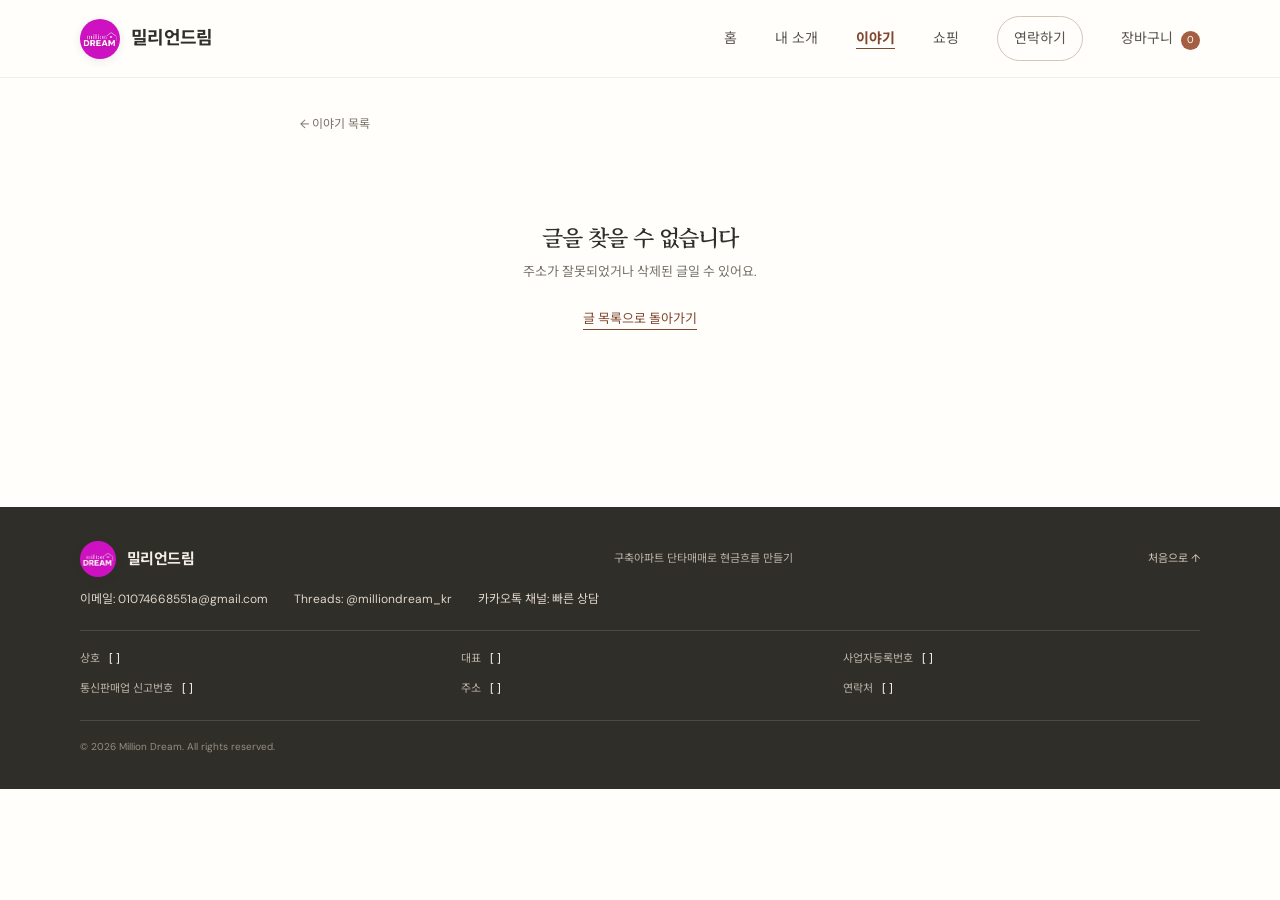
<file: story/post.html>
<!doctype html>
<html lang="ko">
<head>
  <meta charset="utf-8">
  <meta name="google-site-verification" content="wx0DyU8hNhCQ1YkHGSqaNByI2j18Ryf8jRu1ZCoJjWM">
  <meta name="viewport" content="width=device-width, initial-scale=1">
  <meta name="theme-color" content="#f7f4ec">
  <meta name="description" content="밀리언드림이 구축아파트 매입, 수리, 매도 현장에서 배운 기준과 경험을 나눕니다.">
  <meta name="author" content="밀리언드림">
  <link rel="canonical" href="https://milliondream.vercel.app/story/post.html">
  <meta property="og:type" content="article">
  <meta property="og:title" content="">
  <meta property="og:description" content="">
  <meta property="og:url" content="">
  <title>구축아파트 투자 이야기 | 밀리언드림</title>
  <link rel="stylesheet" href="../styles.css">
  <link rel="stylesheet" href="../story.css">
  <script src="../script.js" defer></script>
  <link rel="stylesheet" href="../shop/shop.css">
</head>
<body class="story-page">
  <a class="skip-link" href="#main">본문 바로가기</a>
  <header class="site-header">
    <a class="brand" href="../index.html#home" aria-label="밀리언드림 홈"><img class="brand-logo" src="../assets/logo.jpg" alt=""><span>밀리언드림</span></a>
    <button class="menu-toggle" type="button" aria-expanded="false" aria-controls="site-nav"><span class="menu-icon" aria-hidden="true"></span><span class="sr-only">메뉴 열기</span></button>
    <nav class="site-nav" id="site-nav" aria-label="주요 메뉴">
      <a href="../index.html#home">홈</a>
      <a href="../about.html">내 소개</a>
      <a href="../story/" aria-current="page">이야기</a>
      <a href="../shop/">쇼핑</a>
      <a class="nav-contact" href="../contact.html">연락하기</a>
      <a href="../shop/cart.html" data-shop-cart>장바구니 <span data-shop-cart-count>0</span></a>
    </nav>
  </header>
  <div class="story-wrap story-post-wrap">
    <div class="story-top"><a class="story-back" href="index.html">← 이야기 목록</a></div>
    <main id="main" class="story-post-main"></main>
  </div>
  <footer class="site-footer">
    <div class="section-wrap footer-inner">
      <a class="brand footer-brand" href="../index.html#home"><img class="brand-logo" src="../assets/logo.jpg" alt=""><span>밀리언드림</span></a>
      <p>구축아파트 단타매매로 현금흐름 만들기</p>
      <a class="back-top" href="#main">처음으로 ↑</a>
      <div class="footer-links">
        <a href="mailto:01074668551a@gmail.com">이메일: 01074668551a@gmail.com</a>
        <a href="https://www.threads.com/@milliondream_kr?invite=0" target="_blank" rel="noopener noreferrer">Threads: @milliondream_kr</a>
        <a href="https://pf.kakao.com/_hgxfrX" target="_blank" rel="noopener noreferrer">카카오톡 채널: 빠른 상담</a>
      </div>
      <div class="footer-business" aria-label="사업자 정보">
        <div><span>상호</span><strong>[ ]</strong></div>
        <div><span>대표</span><strong>[ ]</strong></div>
        <div><span>사업자등록번호</span><strong>[ ]</strong></div>
        <div><span>통신판매업 신고번호</span><strong>[ ]</strong></div>
        <div><span>주소</span><strong>[ ]</strong></div>
        <div><span>연락처</span><strong>[ ]</strong></div>
      </div>
      <small>© <span id="year">2026</span> Million Dream. All rights reserved.</small>
    </div>
  </footer>
  <script>
(function(){
  var main = document.getElementById('main');

  function el(tag, cls, text){
    var n = document.createElement(tag);
    if (cls) n.className = cls;
    if (text != null) n.textContent = text;
    return n;
  }

  function fmtDate(s){
    var d = new Date(s + 'T00:00:00');
    if (isNaN(d)) return s || '';
    return d.getFullYear() + '. ' + (d.getMonth()+1) + '. ' + d.getDate() + '.';
  }

  // 초경량 마크다운: 빈 줄=문단, "## "=소제목, "- "=리스트. 전부 textContent로 삽입(XSS-safe).
  function renderBody(src){
    var box = el('div','body');
    var blocks = String(src || '').replace(/\r\n/g,'\n').split(/\n\s*\n/);
    blocks.forEach(function(block){
      block = block.trim();
      if (!block) return;
      var lines = block.split('\n');
      if (lines.every(function(l){ return /^- /.test(l.trim()); })){
        var ul = el('ul');
        lines.forEach(function(l){ ul.appendChild(el('li', null, l.trim().slice(2))); });
        box.appendChild(ul);
      } else if (/^## /.test(block)){
        box.appendChild(el('h2', null, block.slice(3).trim()));
      } else {
        box.appendChild(el('p', null, block));
      }
    });
    return box;
  }

  function notFound(){
    var d = el('div','notfound');
    d.appendChild(el('h1', null, '글을 찾을 수 없습니다'));
    d.appendChild(el('p', null, '주소가 잘못되었거나 삭제된 글일 수 있어요.'));
    var a = el('a', null, '글 목록으로 돌아가기');
    a.href = 'index.html';
    d.appendChild(a);
    main.appendChild(d);
  }

  function hrefOf(p){
    return p.url ? String(p.url) : 'post.html?id=' + encodeURIComponent(p.id || '');
  }

  function setAttr(sel, attr, val){
    var n = document.querySelector(sel);
    if (n) n.setAttribute(attr, val);
  }

  function addLd(obj){
    var ld = document.createElement('script');
    ld.type = 'application/ld+json';
    ld.textContent = JSON.stringify(obj);
    document.head.appendChild(ld);
  }

  function setMeta(post){
    var title = String(post.title || '이야기');
    var desc = String(post.description || post.summary || '').slice(0, 160);
    var url = 'https://milliondream.vercel.app/story/post.html?id=' + encodeURIComponent(post.id || '');
    var author = String(post.author || '').trim();
    document.title = title + ' | 밀리언드림';
    setAttr('meta[name="description"]', 'content', desc);
    setAttr('meta[name="author"]', 'content', author);
    setAttr('link[rel="canonical"]', 'href', url);
    setAttr('meta[property="og:title"]', 'content', title);
    setAttr('meta[property="og:description"]', 'content', desc);
    setAttr('meta[property="og:url"]', 'content', url);

    var article = {
      '@context': 'https://schema.org',
      '@type': 'BlogPosting',
      headline: title,
      description: desc,
      datePublished: String(post.date || ''),
      dateModified: String(post.updated || post.date || ''),
      mainEntityOfPage: url,
      keywords: Array.isArray(post.tags) ? post.tags.map(String).join(', ') : ''
    };
    if (author) article.author = author === '밀리언드림'
      ? { '@type': 'Organization', name: author, url: 'https://milliondream.vercel.app/' }
      : { '@type': 'Person', name: author };
    addLd(article);

    var faq = Array.isArray(post.faq) ? post.faq.filter(function(f){ return f && f.q && f.a; }) : [];
    if (faq.length){
      addLd({
        '@context': 'https://schema.org',
        '@type': 'FAQPage',
        '@id': url + '#faq',
        'url': url,
        'inLanguage': 'ko-KR',
        mainEntity: faq.map(function(f){
          return { '@type': 'Question', name: String(f.q),
                   acceptedAnswer: { '@type': 'Answer', text: String(f.a) } };
        })
      });
    }
    addLd({
      '@context': 'https://schema.org',
      '@type': 'BreadcrumbList',
      itemListElement: [
        { '@type': 'ListItem', position: 1, name: '이야기', item: 'https://milliondream.vercel.app/story/' },
        { '@type': 'ListItem', position: 2, name: title, item: url }
      ]
    });
  }

  function renderFaq(faq){
    var sec = el('section','faq');
    sec.appendChild(el('h2', null, '자주 묻는 질문'));
    faq.forEach(function(f){
      var d = el('details');
      d.appendChild(el('summary', null, String(f.q)));
      d.appendChild(el('p', null, String(f.a)));
      sec.appendChild(d);
    });
    return sec;
  }

  function renderSources(sources){
    var sec = el('section','sources');
    sec.appendChild(el('h2', null, '참고·출처'));
    var ol = el('ol');
    sources.forEach(function(s){
      var li = el('li');
      if (s && s.url){
        var a = el('a', null, String(s.title || s.url));
        a.href = String(s.url); a.rel = 'noopener'; a.target = '_blank';
        li.appendChild(a);
      } else {
        li.textContent = String(s && s.title || s || '');
      }
      ol.appendChild(li);
    });
    sec.appendChild(ol);
    return sec;
  }

  function render(posts){
    var qs = new URLSearchParams(location.search);
    var id = qs.get('id') || qs.get('slug');
    posts = (Array.isArray(posts) ? posts : []).slice().sort(function(a,b){
      return String(b.date||'').localeCompare(String(a.date||''));
    });
    var idx = -1;
    posts.forEach(function(p,i){ if (String(p.id) === id || (p.url && String(p.url).replace(/\.html$/,'') === id)) idx = i; });
    if (idx < 0){ notFound(); return; }
    var post = posts[idx];
    setMeta(post);

    var art = el('article');
    var head = el('header','post-head');
    var t = el('time', null, fmtDate(post.date));
    t.setAttribute('datetime', String(post.date||''));
    head.appendChild(t);
    head.appendChild(el('h1', null, String(post.title || '(제목 없음)')));
    if (post.author || (post.updated && post.updated !== post.date)){
      var meta = el('div','meta');
      if (post.author) meta.appendChild(el('span', null, String(post.author)));
      if (post.updated && post.updated !== post.date) meta.appendChild(el('span', null, '수정 ' + fmtDate(post.updated)));
      head.appendChild(meta);
    }
    if (Array.isArray(post.tags) && post.tags.length){
      var tags = el('div','tags');
      post.tags.forEach(function(tg){ tags.appendChild(el('span','tag', String(tg))); });
      head.appendChild(tags);
    }
    art.appendChild(head);
    art.appendChild(el('hr','rule'));
    art.appendChild(renderBody(post.body));
    var faq = Array.isArray(post.faq) ? post.faq.filter(function(f){ return f && f.q && f.a; }) : [];
    if (faq.length) art.appendChild(renderFaq(faq));
    if (Array.isArray(post.sources) && post.sources.length) art.appendChild(renderSources(post.sources));

    var prev = posts[idx+1]; // 더 오래된 글
    var next = posts[idx-1]; // 더 최신 글
    if (prev || next){
      var nav = el('nav','pn');
      function cell(p, cls, label){
        if (!p){ nav.appendChild(el('span')); return; }
        var a = el('a', cls);
        a.href = hrefOf(p);
        a.appendChild(el('div','dir', label));
        a.appendChild(el('div','pn-title', String(p.title || '')));
        nav.appendChild(a);
      }
      cell(prev, 'prev', '이전 글');
      cell(next, 'next', '다음 글');
      art.appendChild(nav);
    }
    main.appendChild(art);
  }

  fetch('posts.json', {cache:'no-store'})
    .then(function(r){ if(!r.ok) throw new Error(r.status); return r.json(); })
    .then(render)
    .catch(function(){ notFound(); });
})();
</script>
  <script src="../shop/shop.js" defer></script>
</body>
</html>
</file>
<file: styles.css>
@import url('https://fonts.googleapis.com/css2?family=DM+Sans:wght@400;500;600;700&family=Noto+Sans+KR:wght@400;500;600;700&family=Noto+Serif+KR:wght@500;600;700&display=swap');

:root{--ink:#302e29;--muted:#77736a;--cream:#f7f4ec;--paper:#fffefa;--line:#e8e2d7;--rust:#a45f43;--rust-dark:#804730;--sage:#9ca68c;--serif:'Noto Serif KR',serif;--sans:'DM Sans','Noto Sans KR',sans-serif;--wrap:1120px}
*{box-sizing:border-box}
html{scroll-behavior:smooth;scroll-padding-top:90px}
body{margin:0;background:var(--paper);color:var(--ink);font-family:var(--sans);font-size:16px;line-height:1.75;-webkit-font-smoothing:antialiased}
a{color:inherit;text-decoration:none}
button,input,textarea{font:inherit}
.section-wrap{width:min(var(--wrap),calc(100% - 64px));margin-inline:auto}
.section-pad{padding-block:112px}
.skip-link{position:absolute;left:16px;top:-60px;z-index:99;background:var(--ink);color:white;padding:10px 16px;border-radius:4px}.skip-link:focus{top:12px}
.sr-only{position:absolute;width:1px;height:1px;padding:0;margin:-1px;overflow:hidden;clip:rect(0,0,0,0);white-space:nowrap;border:0}
.site-header{height:78px;padding-inline:max(32px,calc((100vw - var(--wrap))/2));display:flex;align-items:center;justify-content:space-between;background:rgba(255,254,250,.93);border-bottom:1px solid rgba(48,46,41,.07);position:sticky;top:0;z-index:20;backdrop-filter:blur(12px)}
.brand{display:inline-flex;align-items:center;gap:11px;font-weight:700;letter-spacing:-.04em;font-size:18px}.brand-mark{display:grid;place-items:center;width:31px;height:31px;background:var(--rust);color:#fff8ee;border-radius:50%;font-family:var(--serif);font-size:15px;font-weight:600}
.site-nav{display:flex;align-items:center;gap:38px;font-size:14px;color:#58554e}.site-nav a{transition:color .2s}.site-nav a:hover,.text-link:hover{color:var(--rust)}.nav-contact{border:1px solid #cfc6b8;padding:9px 16px;border-radius:30px}.nav-contact span{padding-left:5px;color:var(--rust)}
.menu-toggle{display:none;border:0;background:none;padding:10px;color:var(--ink)}
.hero{display:grid;grid-template-columns:1.08fr .92fr;gap:62px;align-items:center;padding-block:78px 94px;min-height:630px}.eyebrow{font-size:11px;letter-spacing:.16em;font-weight:700;color:var(--rust);text-transform:uppercase;margin:0 0 22px;display:flex;align-items:center;gap:11px}.eyebrow-line{display:inline-block;width:28px;height:1px;background:var(--rust)}h1,h2,h3,p{margin-top:0}h1,h2{font-family:var(--serif);letter-spacing:-.055em}h1{font-size:clamp(38px,5vw,62px);line-height:1.32;margin:0 0 24px;font-weight:600}h1 em{font-style:normal;color:var(--rust)}.hero-lead{font-size:16px;line-height:1.95;color:#68645d;max-width:510px;margin-bottom:31px}.hero-actions{display:flex;align-items:center;gap:25px}.button{display:inline-flex;align-items:center;justify-content:center;gap:21px;min-height:50px;padding:0 21px;border-radius:3px;font-size:13px;font-weight:600;transition:transform .2s,background .2s}.button:hover{transform:translateY(-2px)}.button-dark{background:var(--ink);color:#fffdf7}.button-dark:hover{background:var(--rust-dark)}.text-link{font-size:13px;color:#5f5b54;transition:color .2s}.hero-note{font-size:11px;color:#99948b;margin-top:25px;letter-spacing:.01em}
.hero-art{height:445px;position:relative;overflow:hidden;background:#e9e5d7;border-radius:2px 80px 2px 2px}.hero-art:before{content:"";position:absolute;inset:0;background:linear-gradient(135deg,rgba(255,250,232,.8),transparent 48%),linear-gradient(0deg,rgba(105,91,68,.14),transparent 53%)}.sun{position:absolute;width:92px;height:92px;border-radius:50%;background:#e9b768;right:16%;top:14%;box-shadow:0 0 75px 32px rgba(233,183,104,.24)}.window-frame{position:absolute;width:52%;height:64%;right:8%;top:13%;border:11px solid #c6b89e;display:grid;grid-template-columns:1fr 1fr;grid-template-rows:1fr 1fr;gap:8px;background:#c6b89e;box-shadow:18px 16px 35px rgba(83,68,48,.12)}.window-pane{background:linear-gradient(145deg,#c5b98f,#eacb8d 52%,#aabb9a);position:relative}.window-pane:nth-child(2){background:linear-gradient(130deg,#d7bd84,#f0d9a8 65%,#b2b99b)}.window-pane:nth-child(3){background:linear-gradient(155deg,#adb89d,#ded4ad 65%,#d6a875)}.window-pane:after{content:"";position:absolute;left:0;right:0;bottom:0;height:32%;background:linear-gradient(160deg,transparent 0 25%,rgba(98,119,88,.52) 26% 43%,transparent 44%),linear-gradient(10deg,rgba(107,127,97,.42),transparent 58%)}.art-label{position:absolute;z-index:2;left:9%;top:10%;display:flex;flex-direction:column;color:#625844;font-size:11px;line-height:1.6;letter-spacing:.04em}.art-label strong{font-family:var(--serif);font-size:18px;color:#453e32;font-weight:600}.art-caption{position:absolute;z-index:3;left:9%;bottom:8%;font-size:11px;letter-spacing:.06em;color:#5b5448;border-left:1px solid var(--rust);padding-left:10px}.plant{position:absolute;z-index:2;bottom:11%;left:8%;width:60px;height:92px}.plant b{position:absolute;bottom:0;left:17px;width:31px;height:34px;border-radius:3px 3px 12px 12px;background:#b77c58;box-shadow:inset 0 5px rgba(255,255,255,.17)}.plant i{position:absolute;bottom:29px;left:28px;width:17px;height:47px;border-radius:100% 0 100% 0;background:#77846d;transform:rotate(-35deg);transform-origin:bottom}.plant i:nth-child(2){left:15px;height:53px;transform:rotate(-62deg)}.plant i:nth-child(3){left:35px;height:53px;transform:rotate(8deg)}.plant-two{left:auto;right:3%;transform:scale(.7);bottom:8%;opacity:.7}
.intro-band{background:var(--cream);padding:72px 0 76px;text-align:center}.intro-inner .eyebrow{justify-content:center;margin-bottom:17px}.intro-statement{font-family:var(--serif);font-size:clamp(21px,3vw,31px);line-height:1.85;letter-spacing:-.04em;margin:0}.intro-statement span{color:var(--rust)}
.about{display:grid;grid-template-columns:.9fr 1.1fr;gap:90px;align-items:start}.section-heading h2,.stories-heading h2,.contact h2{font-size:clamp(30px,3.5vw,43px);line-height:1.55;margin:0}.about-content{padding-top:38px;color:#6c6860;font-size:15px;line-height:2}.about-content p{margin-bottom:20px}.underlined{display:inline-block;margin-top:10px;border-bottom:1px solid #c3a38d;padding-bottom:3px;color:var(--rust-dark)}
.pillars{display:grid;grid-template-columns:repeat(3,1fr);border-top:1px solid var(--line);border-bottom:1px solid var(--line);margin-bottom:108px}.pillar-card{padding:30px 30px 33px 0}.pillar-card+.pillar-card{border-left:1px solid var(--line);padding-left:30px}.pillar-number{font-size:11px;letter-spacing:.12em;color:var(--rust);font-weight:700}.pillar-card h3{font-family:var(--serif);font-size:19px;letter-spacing:-.04em;margin:12px 0 9px}.pillar-card p{font-size:13px;color:var(--muted);line-height:1.8;margin:0}
.stories{background:var(--cream)}.stories-heading{display:flex;justify-content:space-between;align-items:end;margin-bottom:40px}.stories-heading .eyebrow{margin-bottom:11px}.stories-heading h2{font-size:34px}.stories-heading>p{font-size:13px;color:var(--muted);margin-bottom:7px}.story-grid{display:grid;grid-template-columns:repeat(3,1fr);gap:24px}.story-card{background:var(--paper);padding:12px 12px 22px;border:1px solid #eee8dd}.story-image{height:195px;position:relative;overflow:hidden;background:#e4dbc9}.story-image span{position:absolute;left:16px;top:14px;z-index:2;color:#716753;font-size:10px;letter-spacing:.11em;text-transform:uppercase}.story-image:before,.story-image:after,.story-image i{content:"";position:absolute;display:block}.story-image-one:before{width:62%;height:75%;right:8%;top:16%;border:8px solid #c3b195;background:linear-gradient(145deg,#e5c989,#f4ddab 65%,#9da88e);box-shadow:10px 12px 20px #a2988430}.story-image-one:after{width:18px;height:90%;background:#b0a083;left:23%;bottom:-18%;transform:rotate(14deg)}.story-image-two{background:#e8e3d6}.story-image-two:before{width:70%;height:56%;left:15%;bottom:0;background:#c9b79a;clip-path:polygon(6% 100%,0 12%,34% 12%,34% 0,100% 0,93% 100%)}.story-image-two:after{width:16%;height:42%;left:56%;top:18%;background:#d2bea0;border:5px solid #b49f81}.story-image-three{background:#e4e7dc}.story-image-three:before{width:48%;height:78%;left:25%;bottom:-11%;border-radius:50% 50% 3px 3px;background:#9da58c}.story-image-three:after{width:25%;height:25%;left:36%;top:23%;border-radius:50%;background:#d2ac88;box-shadow:0 0 0 9px #f3e9d8}.story-meta{display:flex;gap:12px;margin:19px 4px 8px;font-size:10px;color:var(--rust);letter-spacing:.03em}.story-meta span+span{color:#9d988e}.story-card h3{font-family:var(--serif);font-size:17px;line-height:1.65;letter-spacing:-.035em;margin:0 4px 8px}.story-card p{font-size:12px;color:var(--muted);line-height:1.8;margin:0 4px 18px;min-height:44px}.story-link{font-size:11px;color:#89847b;margin-inline:4px}.story-link span{color:var(--rust);padding-left:5px}
.contact{display:grid;grid-template-columns:1fr 1fr;gap:100px}.contact-intro>p:not(.eyebrow){font-size:14px;color:var(--muted);margin-top:19px;max-width:360px}.contact-placeholder{display:inline-flex;align-items:center;gap:9px;margin-top:26px;font-size:11px;color:#938d82;background:var(--cream);padding:9px 12px;border-radius:2px}.contact-dot{width:6px;height:6px;border-radius:50%;background:#b37b58}.contact-form{display:grid;grid-template-columns:1fr;align-content:start}.contact-form label{font-size:12px;font-weight:600;margin:0 0 7px}.contact-form label span{font-size:10px;color:#aaa39a;font-weight:400;margin-left:5px}.contact-form input,.contact-form textarea{width:100%;border:0;border-bottom:1px solid var(--line);border-radius:0;background:transparent;padding:10px 0 12px;margin-bottom:21px;color:var(--ink);outline:none;font-size:13px}.contact-form textarea{resize:vertical;min-height:104px}.contact-form input:focus,.contact-form textarea:focus{border-color:var(--rust)}.contact-form input::placeholder,.contact-form textarea::placeholder{color:#aaa49b}.submit-button{justify-self:start;border:0;cursor:pointer}.form-note{font-size:10px;color:#a29c92;margin:12px 0 0}.form-note.is-active{color:var(--rust-dark)}
.site-footer{background:var(--ink);color:#f5f0e7;padding:34px 0}.footer-inner{display:grid;grid-template-columns:1fr 1fr auto;align-items:center;gap:12px}.footer-brand{font-size:15px}.footer-brand .brand-mark{background:#ae7658}.footer-inner>p{font-size:11px;color:#bcb5a9;margin:0}.back-top{justify-self:end;font-size:11px;color:#d3c9b9}.footer-inner small{grid-column:1/-1;border-top:1px solid #ffffff22;padding-top:17px;margin-top:10px;font-size:10px;color:#958e82}
@media(max-width:850px){.hero{gap:32px;min-height:560px}.hero-art{height:385px}.about{gap:45px}.contact{gap:54px}.section-pad{padding-block:84px}.pillars{margin-bottom:84px}}
@media(max-width:680px){html{scroll-padding-top:72px}.section-wrap{width:min(100% - 40px,var(--wrap))}.section-pad{padding-block:72px}.site-header{height:68px;padding-inline:20px}.brand{font-size:16px}.brand-mark{width:28px;height:28px}.menu-toggle{display:block;cursor:pointer}.menu-icon,.menu-icon:before,.menu-icon:after{display:block;width:22px;height:1.5px;background:var(--ink);position:relative;transition:transform .2s}.menu-icon:before,.menu-icon:after{content:"";position:absolute;left:0}.menu-icon:before{top:-7px}.menu-icon:after{top:7px}.menu-toggle[aria-expanded="true"] .menu-icon{background:transparent}.menu-toggle[aria-expanded="true"] .menu-icon:before{top:0;transform:rotate(45deg)}.menu-toggle[aria-expanded="true"] .menu-icon:after{top:0;transform:rotate(-45deg)}.site-nav{display:none;position:absolute;top:67px;left:0;right:0;padding:16px 20px 22px;background:var(--paper);border-bottom:1px solid var(--line);flex-direction:column;align-items:stretch;gap:5px}.site-nav.is-open{display:flex}.site-nav a{padding:10px 2px}.site-nav .nav-contact{align-self:flex-start;margin-top:5px;padding:7px 14px}.hero{grid-template-columns:1fr;gap:34px;padding-block:59px 65px}.hero h1{font-size:clamp(36px,10vw,49px)}.hero-lead{font-size:14px}.hero-art{height:min(79vw,365px);min-height:275px}.art-label strong{font-size:15px}.art-caption{font-size:9px}.intro-band{padding:54px 0}.intro-statement{font-size:20px}.desktop-break{display:none}.about{grid-template-columns:1fr;gap:4px}.about-content{padding-top:10px;font-size:14px}.section-heading h2,.contact h2{font-size:31px}.pillars{grid-template-columns:1fr;margin-bottom:70px}.pillar-card{padding:22px 0}.pillar-card+.pillar-card{border-left:0;border-top:1px solid var(--line);padding-left:0}.stories-heading{display:block}.stories-heading h2{font-size:29px}.stories-heading>p{margin-top:10px}.story-grid{grid-template-columns:1fr;gap:17px}.story-card{padding:10px 10px 19px}.story-image{height:210px}.story-card h3{font-size:16px}.story-card p{min-height:0}.contact{grid-template-columns:1fr;gap:30px}.contact-intro>p:not(.eyebrow){font-size:13px}.footer-inner{grid-template-columns:1fr auto}.footer-inner>p{grid-column:1/-1;grid-row:2}.back-top{grid-column:2;grid-row:1}.footer-inner small{grid-row:3}}
@media(prefers-reduced-motion:reduce){html{scroll-behavior:auto}*,*:before,*:after{transition:none!important;animation:none!important}}

/* Brand photography, story feed and community links */
.site-nav a[aria-current="page"] {
  color: var(--rust-dark);
  font-weight: 700;
  text-decoration: underline;
  text-underline-offset: .36em;
}
.brand-logo{display:block;width:40px;height:40px;object-fit:cover;border-radius:50%;box-shadow:0 2px 10px #302e2918}
.hero h1{font-size:clamp(42px,3.75vw,54px)}
.hero-art-photo{background:#f4f1eb}
.hero-art-photo:before{z-index:1;background:linear-gradient(0deg,rgba(35,31,27,.62),transparent 38%);pointer-events:none}
.hero-art-photo>img{width:100%;height:100%;object-fit:cover;object-position:60% 30%;display:block}
.photo-caption{position:absolute;z-index:2;left:8%;right:7%;bottom:7%;display:flex;flex-direction:column;gap:3px;color:#fffaf1;text-shadow:0 1px 8px #21180f55}
.photo-caption span{font-size:11px;letter-spacing:.06em}.photo-caption strong{font-family:var(--serif);font-size:19px;font-weight:600}
.stories-more{display:flex;justify-content:center;margin-top:35px}
.button-outline{border:1px solid #b8aa98;color:var(--ink);background:transparent}
.button-outline:hover{border-color:var(--rust);color:var(--rust-dark);background:#fffefa}
.latest-story-card{padding:0;transition:transform .2s,border-color .2s}
.latest-story-card:hover{transform:translateY(-4px);border-color:#d2bba8}
.latest-story-link{height:100%;min-height:230px;padding:24px 22px;display:flex;flex-direction:column;align-items:flex-start}
.latest-story-link time{font-size:11px;color:var(--rust);letter-spacing:.03em}
.latest-story-link h3{font-family:var(--serif);font-size:17px;line-height:1.65;letter-spacing:-.035em;margin:15px 0 10px}
.latest-story-link p{font-size:12px;color:var(--muted);line-height:1.8;margin:0 0 20px}
.latest-story-more{margin-top:auto;font-size:11px;color:var(--rust-dark)}
.latest-story-more span{padding-left:5px}
.story-loading,.story-load-error{grid-column:1/-1;padding:35px;text-align:center;font-size:13px;color:var(--muted)}
.community-links{display:grid;grid-template-columns:1fr;gap:12px}
.community-card{display:grid;grid-template-columns:120px 1fr auto;align-items:center;gap:15px;padding:19px 21px;border:1px solid var(--line);transition:background .2s,border-color .2s,transform .2s}
.community-card:hover{background:var(--cream);border-color:#d7c7b7;transform:translateX(3px)}
.community-number{font-size:10px;letter-spacing:.09em;color:var(--rust);font-weight:700}
.community-card strong{font-family:var(--serif);font-size:15px;letter-spacing:-.03em}
.community-card>span:nth-of-type(2){font-size:11px;color:var(--muted)}
.community-card b{font-size:11px;color:var(--rust-dark);white-space:nowrap}
.community-card b i{font-style:normal;margin-left:4px}
.footer-brand .brand-logo{width:36px;height:36px}
.portrait-slot{margin:0;height:400px;background:#f5f2ec;border-radius:2px 72px 2px 2px}
.portrait-photo{width:100%;height:100%;display:block;object-fit:cover;object-position:60% 26%}
.portrait-label{left:14px;bottom:14px;padding:7px 10px;background:#fffefaeb;border-radius:2px;color:#5c554a;font-size:10px}
.class-photo{margin:45px 0 35px}
.class-photo img{width:100%;height:auto;display:block;border-radius:2px 34px 2px 2px}
.class-photo figcaption{margin-top:10px;text-align:right;color:var(--muted);font-size:11px}
@media(max-width:850px){.community-card{grid-template-columns:105px 1fr auto;gap:10px}.community-card>span:nth-of-type(2){grid-column:2/-1;grid-row:2}.community-card b{grid-column:3;grid-row:1}}
@media(max-width:680px){.brand-logo{width:34px;height:34px}.footer-brand .brand-logo{width:31px;height:31px}.hero h1{font-size:clamp(30px,8.5vw,43px)}.hero-art-photo>img{object-position:59% 27%}.photo-caption{left:7%;bottom:7%}.photo-caption span{font-size:10px}.photo-caption strong{font-size:17px}.latest-story-link{min-height:0;padding:20px 17px}.latest-story-link h3{font-size:16px;margin:10px 0 7px}.latest-story-link p{margin-bottom:13px}.stories-more{margin-top:25px}.community-card{grid-template-columns:1fr auto;gap:7px 12px;padding:16px}.community-number{grid-column:1}.community-card strong{grid-column:1;grid-row:2}.community-card>span:nth-of-type(2){grid-column:1/-1;grid-row:3}.community-card b{grid-column:2;grid-row:1}.portrait-slot{height:min(90vw,390px);min-height:280px}.class-photo{margin:34px 0 28px}}

/* Shared shop navigation and business details */
.footer-business{grid-column:1/-1;display:grid;grid-template-columns:repeat(3,minmax(0,1fr));gap:13px 24px;border-top:1px solid #ffffff22;padding-top:19px;margin-top:8px}
.footer-business div{display:flex;flex-wrap:wrap;gap:5px 9px;min-width:0;font-size:11px;line-height:1.6}
.footer-business span{color:#bcb5a9}.footer-business strong{font-weight:500;color:#f5f0e7;overflow-wrap:anywhere}
.footer-inner small{grid-row:auto}
@media(max-width:900px){
  .site-header{padding-inline:24px}
  .menu-toggle{display:block;cursor:pointer}
  .menu-icon,.menu-icon:before,.menu-icon:after{display:block;width:22px;height:1.5px;background:var(--ink);position:relative;transition:transform .2s}
  .menu-icon:before,.menu-icon:after{content:"";position:absolute;left:0}
  .menu-icon:before{top:-7px}.menu-icon:after{top:7px}
  .menu-toggle[aria-expanded="true"] .menu-icon{background:transparent}
  .menu-toggle[aria-expanded="true"] .menu-icon:before{top:0;transform:rotate(45deg)}
  .menu-toggle[aria-expanded="true"] .menu-icon:after{top:0;transform:rotate(-45deg)}
  .site-nav{display:none;position:absolute;top:calc(100% - 1px);left:0;right:0;padding:16px 24px 22px;background:var(--paper);border-bottom:1px solid var(--line);flex-direction:column;align-items:stretch;gap:5px}
  .site-nav.is-open{display:flex}.site-nav a{padding:10px 2px}
  .site-nav .nav-contact{align-self:flex-start;margin-top:5px;padding:7px 14px}
}
@media(max-width:680px){.site-header{padding-inline:20px}.site-nav{padding-inline:20px}.footer-business{grid-template-columns:repeat(2,minmax(0,1fr))}}

/* About page */
.about-page{background:var(--paper)}
.about-hero{display:grid;grid-template-columns:1.08fr .72fr;gap:90px;align-items:center;padding-block:83px 76px}
.about-hero h1{font-size:clamp(37px,4.5vw,56px)}
.about-hero h1 em{font-style:normal;color:var(--rust)}
.about-hero-lead{max-width:470px;font-size:15px;line-height:1.95;color:var(--muted)}
.portrait-slot{height:350px;background:#e9e3d7;position:relative;overflow:hidden;border-radius:2px 72px 2px 2px}
.portrait-slot:before{content:"";position:absolute;inset:0;background:linear-gradient(135deg,#f2e7d0,transparent 55%),linear-gradient(0deg,rgba(70,62,50,.12),transparent 70%)}
.portrait-sun{position:absolute;width:105px;height:105px;border-radius:50%;background:#dfbd8b;right:14%;top:12%;opacity:.8}
.portrait-shape{position:absolute;width:58%;height:83%;left:21%;bottom:-13%;border-radius:48% 48% 0 0;background:#a8a18e}
.portrait-shape i{position:absolute;width:34%;aspect-ratio:1;left:33%;top:3%;border-radius:50%;background:#d2ad88}
.portrait-shape b{position:absolute;width:82%;height:44%;left:9%;top:27%;border-radius:50% 50% 0 0;background:#675e52}
.portrait-label{position:absolute;z-index:2;left:18px;bottom:17px;padding:7px 10px;background:#fffefadb;color:#736c60;font-size:10px;letter-spacing:.04em}
.story-body{max-width:760px;padding-block:26px 95px;font-size:16px;line-height:2.12;color:#514e48}
.story-body p{margin:0 0 26px}
.story-body .story-opening{font-family:var(--serif);font-size:20px;line-height:2;color:#3d3933}
.about-quote{position:relative;margin:55px 0;padding:37px 44px 35px 51px;background:var(--cream);border-left:2px solid var(--rust)}
.quote-mark{position:absolute;left:18px;top:17px;color:#b77c58;font-family:var(--serif);font-size:38px;line-height:1}
.about-quote p{margin:0;color:#514b41;font-family:var(--serif);font-size:18px;line-height:1.95}
.timeline-section{background:var(--cream);padding-block:86px 98px}
.timeline-wrap{display:grid;grid-template-columns:.75fr 1.25fr;gap:90px}
.timeline-heading .eyebrow{margin-bottom:14px}
.timeline-heading h2{font-size:32px;line-height:1.55}
.timeline{list-style:none;padding:0;margin:0;border-left:1px solid #d2c6b6}
.timeline li{position:relative;display:grid;grid-template-columns:83px 1fr;gap:20px;padding:0 0 31px 26px}
.timeline li:last-child{padding-bottom:0}
.timeline li:before{content:"";position:absolute;width:7px;height:7px;border-radius:50%;background:var(--rust);left:-4px;top:8px}
.timeline-year{font-size:11px;font-weight:700;color:var(--rust);letter-spacing:.03em;padding-top:1px}
.timeline h3{font-family:var(--serif);font-size:16px;margin:0 0 5px;letter-spacing:-.03em}
.timeline p{font-size:12px;color:var(--muted);line-height:1.8;margin:0}
.promise-section{text-align:center;padding-block:100px 112px}
.promise-section .eyebrow{justify-content:center;margin-bottom:14px}
.promise-section h2{font-size:clamp(25px,3.5vw,38px);line-height:1.65;margin:0 auto 15px}
.promise-section>p:not(.eyebrow){max-width:620px;margin:0 auto 28px;color:var(--muted);font-size:13px;line-height:1.9}
.promise-section .button{margin-inline:auto}
@media(max-width:850px){.about-hero{gap:40px}.timeline-wrap{gap:45px}}
@media(max-width:680px){.about-hero{grid-template-columns:1fr;gap:28px;padding-block:56px 55px}.about-hero h1{font-size:clamp(35px,9.5vw,46px)}.portrait-slot{height:min(82vw,350px);min-height:270px}.story-body{padding-block:10px 70px;font-size:14px;line-height:2}.story-body .story-opening{font-size:17px}.about-quote{margin:40px 0;padding:32px 24px 29px 36px}.quote-mark{left:13px;top:13px;font-size:31px}.about-quote p{font-size:16px}.timeline-section{padding-block:67px 75px}.timeline-wrap{grid-template-columns:1fr;gap:29px}.timeline-heading h2{font-size:29px}.timeline li{grid-template-columns:65px 1fr;gap:12px;padding-left:20px;padding-bottom:26px}.timeline h3{font-size:14px}.timeline p{font-size:11px}.promise-section{padding-block:72px 80px}.promise-section h2{font-size:26px}.promise-section>p:not(.eyebrow){font-size:12px}}

/* Contact page and shared footer channels */
.contact-page-main{max-width:820px;padding-block:100px 120px}
.contact-page-main h1{margin-bottom:17px}
.contact-page-lead{max-width:640px;color:var(--muted);font-size:16px;line-height:1.9}
.contact-options{display:grid;gap:15px;margin-top:42px}
.contact-option{display:flex;flex-direction:column;justify-content:center;gap:5px;min-height:147px;padding:25px 30px;background:var(--paper);border:1px solid #ded7cb;transition:transform .2s,border-color .2s,background .2s}
.contact-option:hover{transform:translateY(-3px);border-color:var(--rust);background:var(--cream)}
.contact-option:focus-visible,.footer-links a:focus-visible{outline:2px solid var(--rust);outline-offset:4px}
.contact-option-label{font-size:11px;font-weight:700;letter-spacing:.09em;color:var(--rust)}
.contact-option strong{font-family:var(--serif);font-size:clamp(18px,2.5vw,24px);font-weight:600;line-height:1.5;letter-spacing:-.035em;overflow-wrap:anywhere}
.contact-option-note{font-size:12px;color:var(--muted)}
.footer-links{grid-column:1/-1;display:flex;flex-wrap:wrap;gap:8px 26px;color:#ded6cb;font-size:12px}
.footer-links a{overflow-wrap:anywhere;text-underline-offset:3px}
.footer-links a:hover{text-decoration:underline;color:#fffefa}
@media(max-width:680px){.contact-page-main{padding-block:72px 88px}.contact-page-main h1{font-size:clamp(35px,9.5vw,46px)}.contact-page-lead{font-size:14px}.contact-options{margin-top:30px;gap:12px}.contact-option{min-height:136px;padding:21px 20px}.footer-links{grid-row:3;flex-direction:column;gap:5px}.footer-inner small{grid-row:4}}
@media(max-width:680px){.footer-business{grid-row:4}.footer-inner small{grid-row:5}}
</file>
<file: shop/shop.css>
:root {
  --sk-ink: #302e29;
  --sk-muted: #77736a;
  --sk-paper: #fffefa;
  --sk-cream: #f7f4ec;
  --sk-line: #e8e2d7;
  --sk-accent: #a45f43;
  --sk-accent-dark: #804730;
  --sk-serif: 'Noto Serif KR', serif;
  --sk-sans: 'DM Sans', 'Noto Sans KR', sans-serif;
  --sk-radius: 4px;
}

.shop-main { min-height: 60vh; }
.sk-wrap { width: min(1120px, calc(100% - 64px)); margin-inline: auto; }
.sk-hero { padding-block: 92px 70px; border-bottom: 1px solid var(--sk-line); }
.sk-hero .eyebrow { margin-bottom: 16px; }
.sk-hero h1 { max-width: 760px; margin-bottom: 18px; }
.sk-hero p:last-child { max-width: 660px; margin-bottom: 0; color: var(--sk-muted); font-size: 15px; line-height: 1.9; }
.sk-section { padding-block: 66px 110px; }
.sk-section-head { display: flex; align-items: end; justify-content: space-between; gap: 20px; margin-bottom: 27px; }
.sk-section-head h2 { margin: 0; font-size: clamp(28px, 3vw, 38px); }
.sk-section-head p { margin: 0; color: var(--sk-muted); font-size: 13px; }
.shop-featured { background: var(--sk-paper); padding-block: 90px 100px; }
.sk-grid { display: grid; grid-template-columns: repeat(3, minmax(0, 1fr)); gap: 20px; }
.sk-card { min-width: 0; display: flex; flex-direction: column; background: var(--sk-paper); border: 1px solid var(--sk-line); }
.shop-featured .sk-card { background: white; }
.sk-card-visual { display: block; height: 225px; overflow: hidden; position: relative; background: #d8d1c0; }
.sk-art { display: grid; place-items: center; position: relative; width: 100%; height: 100%; overflow: hidden; color: #5a4b3b; background: linear-gradient(135deg, #d7c7a8, #f0e7d5 55%, #b9b39e); }
.sk-art::before { content: ''; position: absolute; width: 52%; aspect-ratio: 1; border: 1px solid currentColor; border-radius: 50%; opacity: .28; transform: translate(55%, -37%); }
.sk-art::after { content: ''; position: absolute; width: 57%; height: 70%; border: 12px solid currentColor; opacity: .11; transform: translate(-52%, 32%) rotate(-18deg); }
.sk-art[data-theme='one'] { color: #566155; background: linear-gradient(135deg, #d1d6c6, #f1eee3 60%, #c6cbb8); }
.sk-art[data-theme='three'] { color: #775749; background: linear-gradient(135deg, #d9bca8, #eee2d8 60%, #c5aa9b); }
.sk-art-mark { z-index: 1; font: 600 clamp(54px, 7vw, 98px)/1 var(--sk-serif); letter-spacing: -.09em; opacity: .8; }
.sk-art-caption { position: absolute; z-index: 1; left: 22px; bottom: 18px; font-size: 10px; font-weight: 700; letter-spacing: .14em; text-transform: uppercase; }
.sk-card-body { display: flex; flex: 1; flex-direction: column; padding: 23px 24px 25px; }
.sk-kicker { display: block; color: var(--sk-accent); font-size: 10px; font-weight: 700; letter-spacing: .12em; }
.sk-card-title { margin: 10px 0 8px; font: 600 20px/1.55 var(--sk-serif); letter-spacing: -.04em; }
.sk-card-title a:hover { color: var(--sk-accent-dark); }
.sk-card-copy { color: var(--sk-muted); font-size: 13px; line-height: 1.8; margin: 0 0 22px; }
.sk-card-bottom { margin-top: auto; display: flex; align-items: center; justify-content: space-between; gap: 10px; }
.sk-price-note { font-size: 11px; color: var(--sk-muted); line-height: 1.5; }
.sk-button { display: inline-flex; align-items: center; justify-content: center; gap: 7px; min-height: 43px; border: 1px solid var(--sk-ink); border-radius: var(--sk-radius); padding: 9px 15px; color: white; background: var(--sk-ink); cursor: pointer; font: 600 12px/1.4 var(--sk-sans); text-align: center; transition: background .2s, border-color .2s; }
.sk-button:hover { background: var(--sk-accent-dark); border-color: var(--sk-accent-dark); color: white; }
.sk-button-secondary { color: var(--sk-ink); background: transparent; border-color: #bfb5a5; }
.sk-button-secondary:hover { color: var(--sk-accent-dark); background: var(--sk-cream); border-color: var(--sk-accent); }
.sk-button:focus-visible, .sk-card a:focus-visible, .sk-qty button:focus-visible, .sk-remove:focus-visible { outline: 2px solid var(--sk-accent); outline-offset: 3px; }
.sk-breadcrumb { display: flex; flex-wrap: wrap; gap: 9px; color: var(--sk-muted); font-size: 12px; padding-block: 27px 0; }
.sk-breadcrumb a:hover { color: var(--sk-accent); }
.sk-detail { display: grid; grid-template-columns: minmax(0, 1fr) minmax(0, 1fr); gap: 7%; align-items: start; padding-block: 45px 100px; }
.sk-detail .sk-art { min-height: 430px; border-radius: var(--sk-radius); }
.sk-detail-copy { min-width: 0; padding-top: 16px; }
.sk-detail-copy h1 { margin: 12px 0 20px; font-size: clamp(34px, 3.7vw, 50px); }
.sk-detail-copy > p { color: var(--sk-muted); font-size: 15px; line-height: 1.9; }
.sk-info-box { border-block: 1px solid var(--sk-line); padding-block: 23px; margin-block: 28px; font-size: 13px; line-height: 1.8; }
.sk-info-box strong { display: block; margin-bottom: 5px; }
.sk-detail-actions { display: flex; flex-wrap: wrap; gap: 10px; }
.sk-muted { color: var(--sk-muted); font-size: 12px; line-height: 1.8; }
.sk-panel { margin-block: 54px 110px; padding: 34px; border: 1px solid var(--sk-line); background: var(--sk-paper); }
.sk-panel h2 { font-size: 24px; margin-bottom: 18px; }
.sk-cart-row { display: grid; grid-template-columns: minmax(0, 1fr) auto auto; align-items: center; gap: 18px; padding-block: 21px; border-top: 1px solid var(--sk-line); }
.sk-cart-row:last-of-type { border-bottom: 1px solid var(--sk-line); }
.sk-cart-row h3 { font: 600 18px/1.5 var(--sk-serif); margin: 4px 0; }
.sk-cart-row p { margin: 0; font-size: 12px; color: var(--sk-muted); }
.sk-qty { display: inline-flex; align-items: center; border: 1px solid var(--sk-line); border-radius: var(--sk-radius); }
.sk-qty button { width: 35px; height: 35px; border: 0; background: transparent; cursor: pointer; color: var(--sk-ink); }
.sk-qty output { min-width: 25px; text-align: center; font-size: 13px; }
.sk-remove { border: 0; background: transparent; color: var(--sk-muted); text-decoration: underline; cursor: pointer; font-size: 12px; }
.sk-panel-actions { display: flex; justify-content: flex-end; flex-wrap: wrap; gap: 10px; margin-top: 26px; }
.sk-empty { padding-block: 36px; color: var(--sk-muted); font-size: 14px; }
.sk-notice { padding: 17px 20px; background: var(--sk-cream); border-left: 2px solid var(--sk-accent); color: #5d574f; font-size: 13px; line-height: 1.85; margin-block: 24px; }
.sk-toast { position: fixed; z-index: 100; right: 20px; bottom: 20px; max-width: min(360px, calc(100vw - 40px)); padding: 13px 17px; background: var(--sk-ink); color: white; border-radius: var(--sk-radius); box-shadow: 0 10px 30px #302e2933; font-size: 13px; }
.site-nav [data-shop-cart-count] { display: inline-grid; place-items: center; min-width: 19px; height: 19px; margin-left: 4px; padding-inline: 4px; border-radius: 50%; color: white; background: var(--sk-accent); font-size: 10px; line-height: 1; }
@media (max-width: 850px) { .sk-grid { grid-template-columns: repeat(2, minmax(0, 1fr)); } .sk-detail { gap: 30px; } }
@media (max-width: 680px) { .sk-wrap { width: min(100% - 40px, 1120px); } .sk-hero { padding-block: 60px 52px; } .sk-hero p:last-child { font-size: 13px; } .sk-section, .shop-featured { padding-block: 62px 75px; } .sk-section-head { display: block; } .sk-section-head p { margin-top: 9px; } .sk-grid { grid-template-columns: 1fr; } .sk-card-visual { height: 210px; } .sk-card-body { padding: 20px; } .sk-detail { grid-template-columns: 1fr; padding-block: 28px 70px; } .sk-detail .sk-art { min-height: 310px; } .sk-panel { padding: 22px 18px; margin-block: 35px 75px; } .sk-cart-row { grid-template-columns: minmax(0, 1fr) auto; gap: 12px; } .sk-cart-row .sk-remove { grid-column: 2; justify-self: end; } .sk-panel-actions > * { flex: 1 1 100%; } }
</file>
<file: story.css>
.story-page{background:var(--paper)}
.story-wrap{width:min(100% - 48px,680px);margin:0 auto}
.story-list-hero{padding:74px 0 39px;border-bottom:1px solid var(--line)}
.story-list-hero .eyebrow{margin-bottom:17px}
.story-list-hero h1{font-size:clamp(34px,5vw,48px);line-height:1.45;margin-bottom:15px}
.story-list-hero h1 em{font-style:normal;color:var(--rust)}
.story-list-hero>p:not(.eyebrow){font-size:14px;line-height:1.9;color:var(--muted);margin:0}
.story-admin-link{display:inline-flex;gap:5px;margin-top:19px;padding-bottom:2px;border-bottom:1px solid var(--line);font-size:11px;color:var(--muted)}
.story-admin-link:hover,.story-back:hover{color:var(--rust-dark);border-color:var(--rust)}
.story-list {
  display: grid;
  gap: 16px;
  list-style: none;
  padding: 24px 0 90px;
  margin: 0;
}
.story-list .card {
  background: var(--paper);
  border: 1px solid #eee8dd;
  transition: border-color .2s, transform .2s;
}
.story-list .card:hover {
  border-color: #d2bba8;
  transform: translateY(-4px);
}
.story-list .card a {
  display: block;
  padding: 24px 22px;
  text-decoration: none;
  color: inherit;
}
.story-list .card time,.post-head time{font-size:11px;color:var(--rust);letter-spacing:.04em}
.story-list .card h2{font-family:var(--serif);font-size:19px;line-height:1.6;letter-spacing:-.035em;margin:8px 0}
.story-list .card a:hover h2{color:var(--rust-dark)}
.story-list .card .summary{font-size:13px;color:var(--muted);line-height:1.85;margin:0}
.story-list .tags,.post-head .tags{display:flex;gap:6px;flex-wrap:wrap;margin-top:12px}
.story-list .tag,.post-head .tag{font-size:10px;color:var(--rust-dark);border:1px solid #a45f4350;border-radius:999px;padding:2px 9px}
.story-list-hero~.empty,.story-list-hero~.error{padding:70px 0;text-align:center;color:var(--muted);font-size:13px}
.story-post-wrap{padding-bottom:90px}
.story-top{padding:31px 0 0}
.story-back{font-size:12px;color:var(--muted);padding-bottom:2px;border-bottom:1px solid transparent}
.story-post-main article{padding-top:42px}
.story-post-main .post-head h1{font-size:clamp(27px,5vw,38px);line-height:1.5;margin:10px 0 14px}
.story-post-main .post-head .meta{font-size:11px;color:var(--muted);margin-top:8px}
.story-post-main .rule{border:0;border-top:1px solid var(--line);margin:29px 0 32px;width:42px}
.story-post-main .body{font-size:16px;line-height:2;color:#514e48;overflow-wrap:anywhere}
.story-post-main .body p{margin:0 0 1.45em;white-space:pre-line}
.story-post-main .body h2,.story-post-main .faq h2{font-family:var(--serif);font-size:20px;line-height:1.6;margin:2.1em 0 .8em;letter-spacing:-.035em}
.story-post-main .body ul{margin:0 0 1.5em 1.2em}
.story-post-main .body li{padding-left:3px;margin-bottom:.45em}
.story-post-main .body li::marker{color:var(--rust)}
.story-post-main .faq,.story-post-main .sources{margin-top:42px}
.story-post-main .faq h2{font-size:18px;margin:0 0 13px}
.story-post-main .faq details{border-top:1px solid var(--line);padding:13px 0}
.story-post-main .faq details:last-of-type{border-bottom:1px solid var(--line)}
.story-post-main .faq summary{cursor:pointer;font-size:13px;font-weight:600;list-style:none}
.story-post-main .faq summary::-webkit-details-marker{display:none}
.story-post-main .faq summary:before{content:'Q. ';color:var(--rust)}
.story-post-main .faq details p{margin:8px 0 0;color:var(--muted);font-size:13px;line-height:1.9}
.story-post-main .sources{font-size:12px;color:var(--muted)}
.story-post-main .sources h2{font-size:11px;letter-spacing:.08em;margin-bottom:8px}
.story-post-main .sources ol{margin-left:1.2em}
.story-post-main .sources a{color:var(--rust-dark)}
.story-post-main nav.pn{margin-top:48px;border-top:1px solid var(--line);display:grid;grid-template-columns:1fr 1fr;gap:12px;padding-top:7px}
.story-post-main nav.pn a{padding:17px 10px;border-radius:3px;min-width:0}
.story-post-main nav.pn a:hover{background:var(--cream)}
.story-post-main nav.pn .dir{font-size:10px;color:var(--muted);margin-bottom:5px}
.story-post-main nav.pn .pn-title{font-family:var(--serif);font-size:13px;font-weight:600;line-height:1.6}
.story-post-main nav.pn .next{text-align:right}
.story-post-main .notfound{padding:85px 0;text-align:center}
.story-post-main .notfound h1{font-family:var(--serif);font-size:22px;margin-bottom:10px}
.story-post-main .notfound p{font-size:13px;color:var(--muted);margin-bottom:20px}
.story-post-main .notfound a{color:var(--rust-dark);font-size:13px;border-bottom:1px solid currentColor;padding-bottom:2px}
@media(max-width:680px){.story-wrap{width:min(100% - 40px,680px)}.story-list-hero{padding:55px 0 30px}.story-list-hero h1{font-size:35px}.story-list .card a{padding:20px 17px}.story-list .card h2{font-size:17px}.story-list .card .summary{font-size:12px}.story-post-wrap{padding-bottom:65px}.story-top{padding-top:22px}.story-post-main article{padding-top:34px}.story-post-main .body{font-size:14px;line-height:1.95}.story-post-main .body h2,.story-post-main .faq h2{font-size:18px}.story-post-main nav.pn{grid-template-columns:1fr}.story-post-main nav.pn .next{text-align:left}}
</file>
